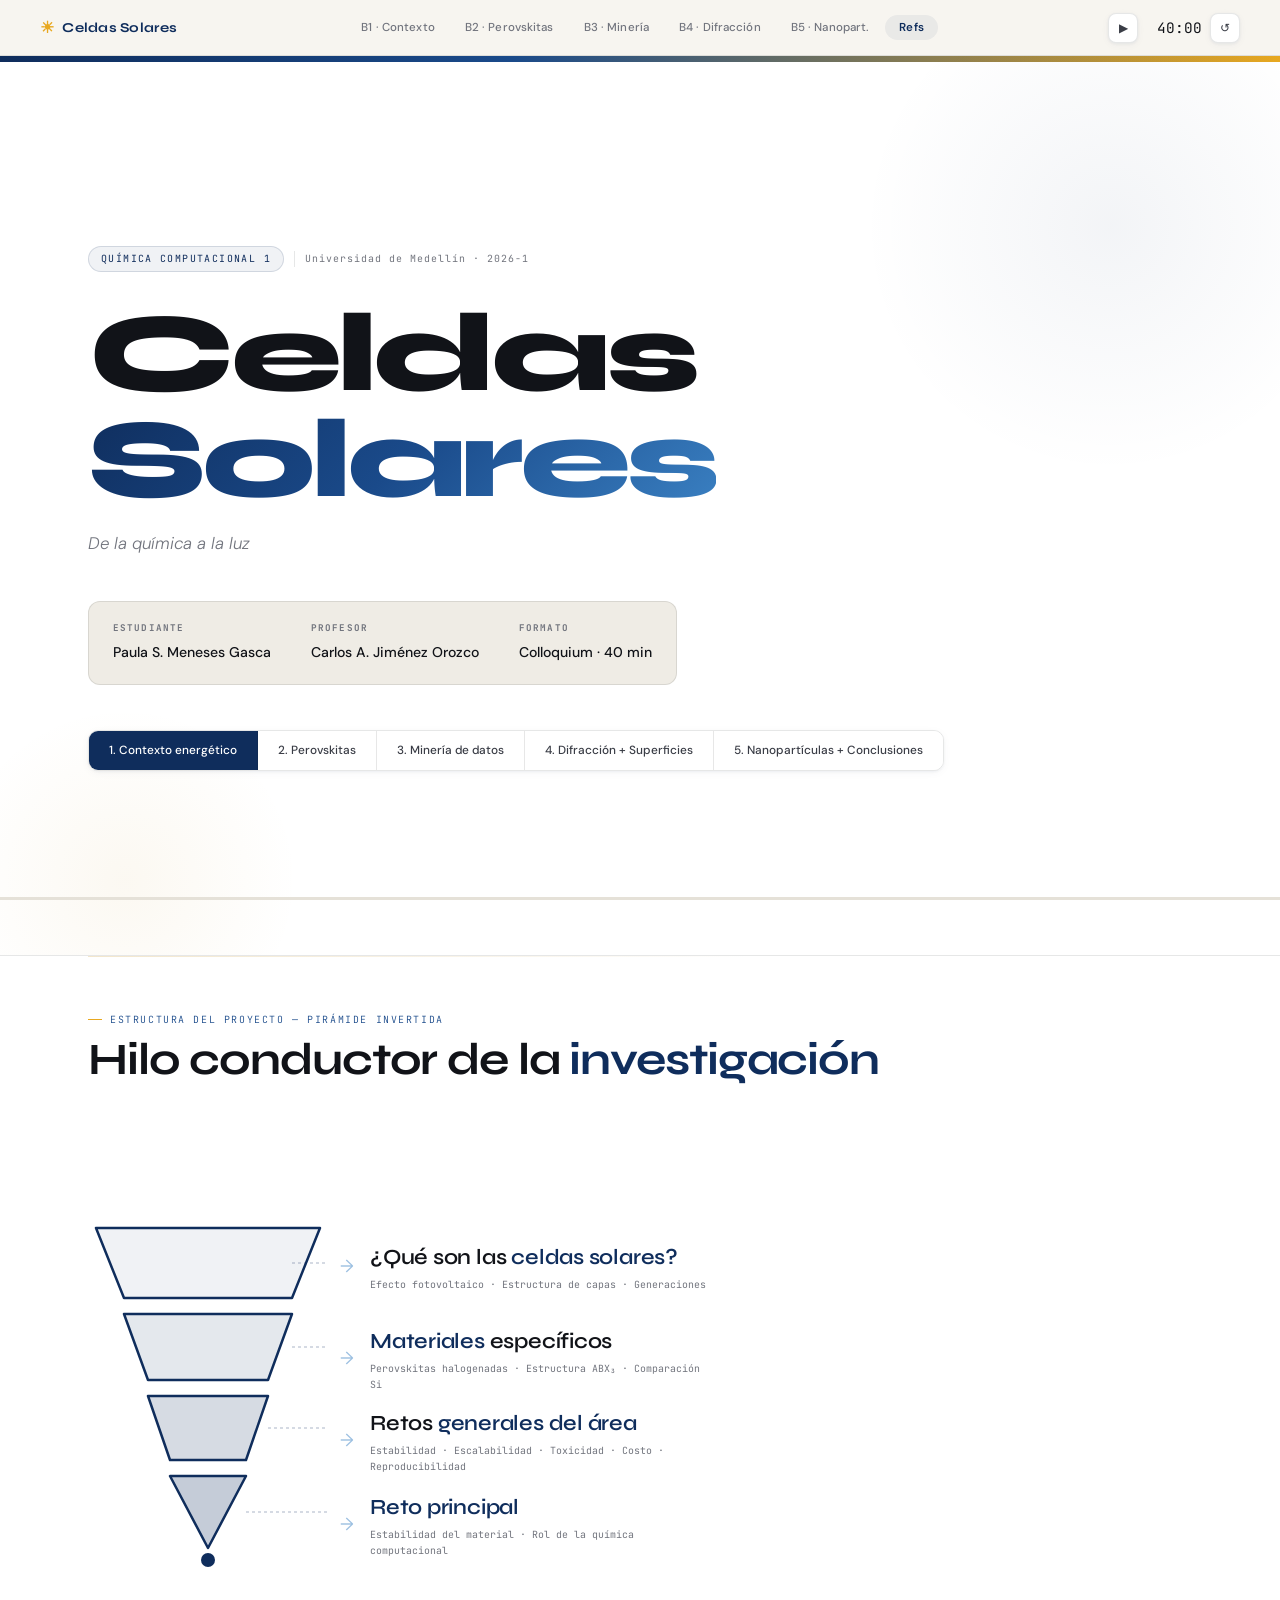
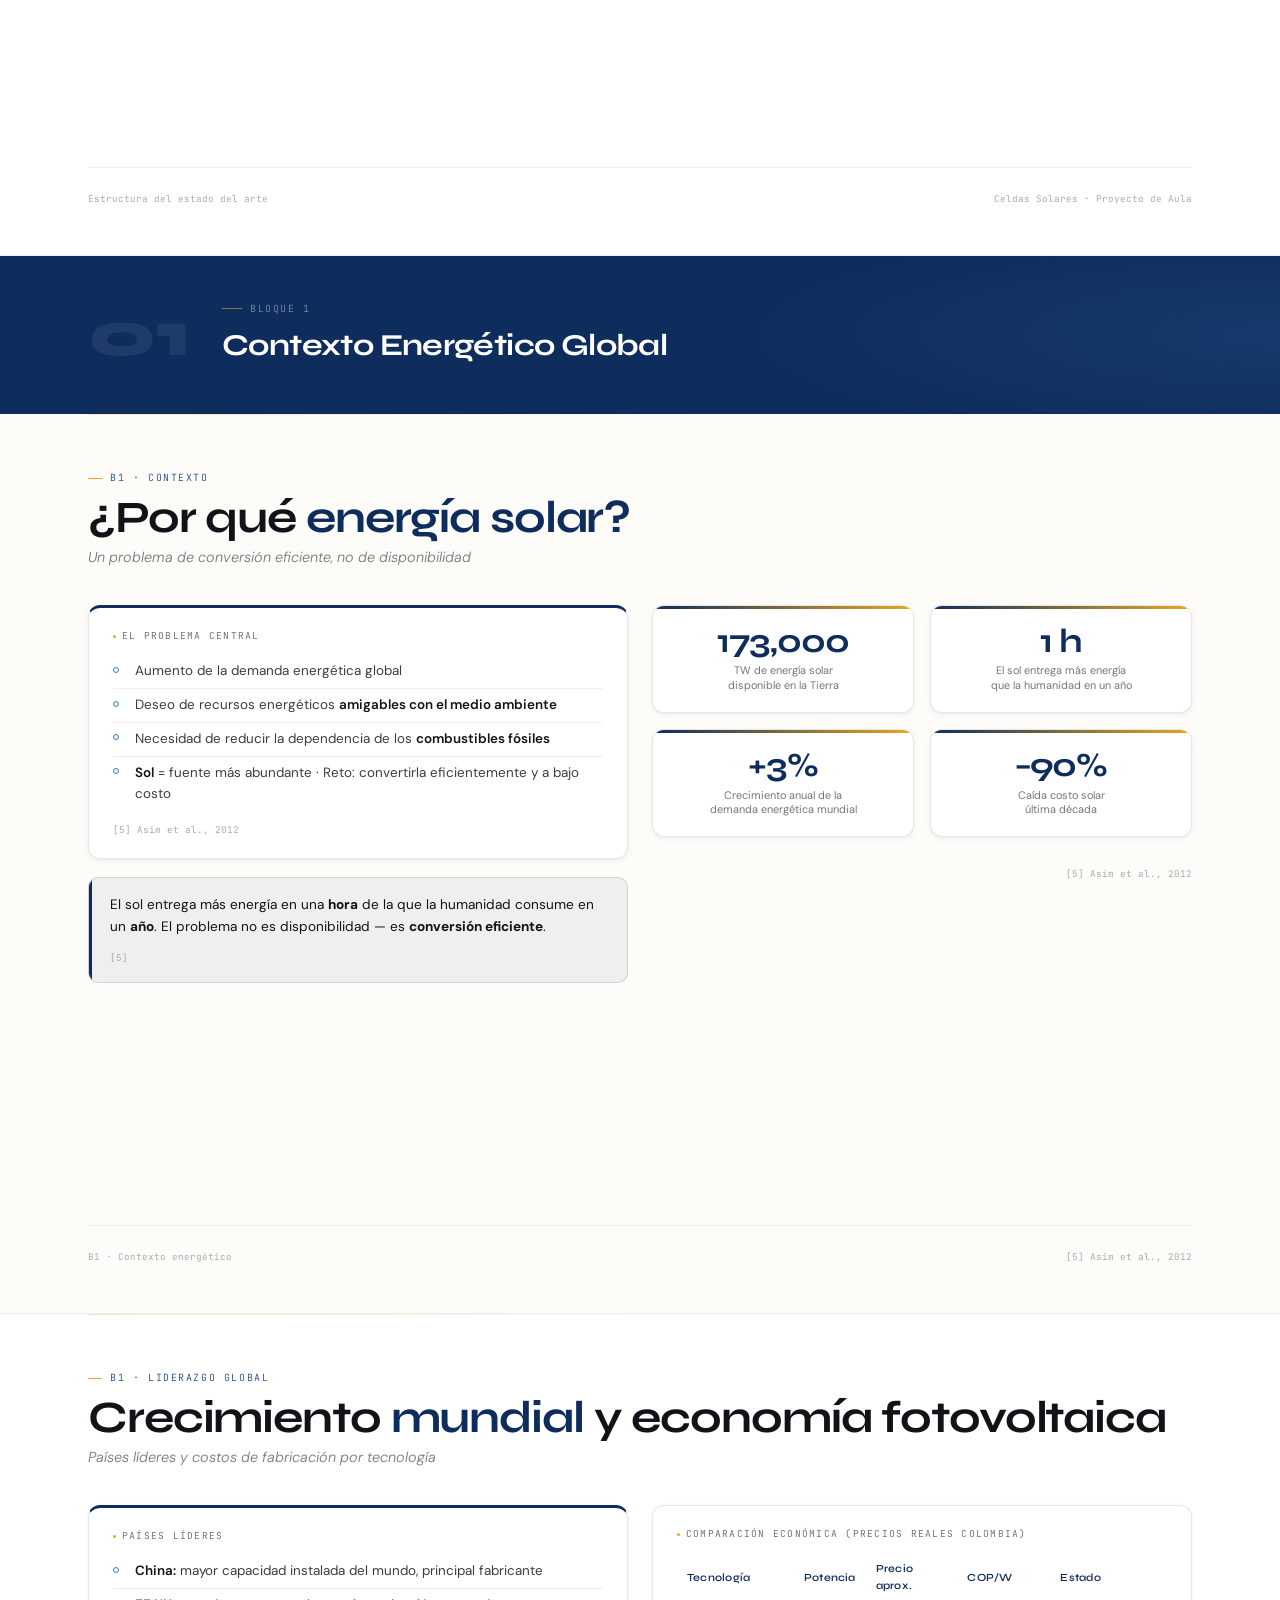
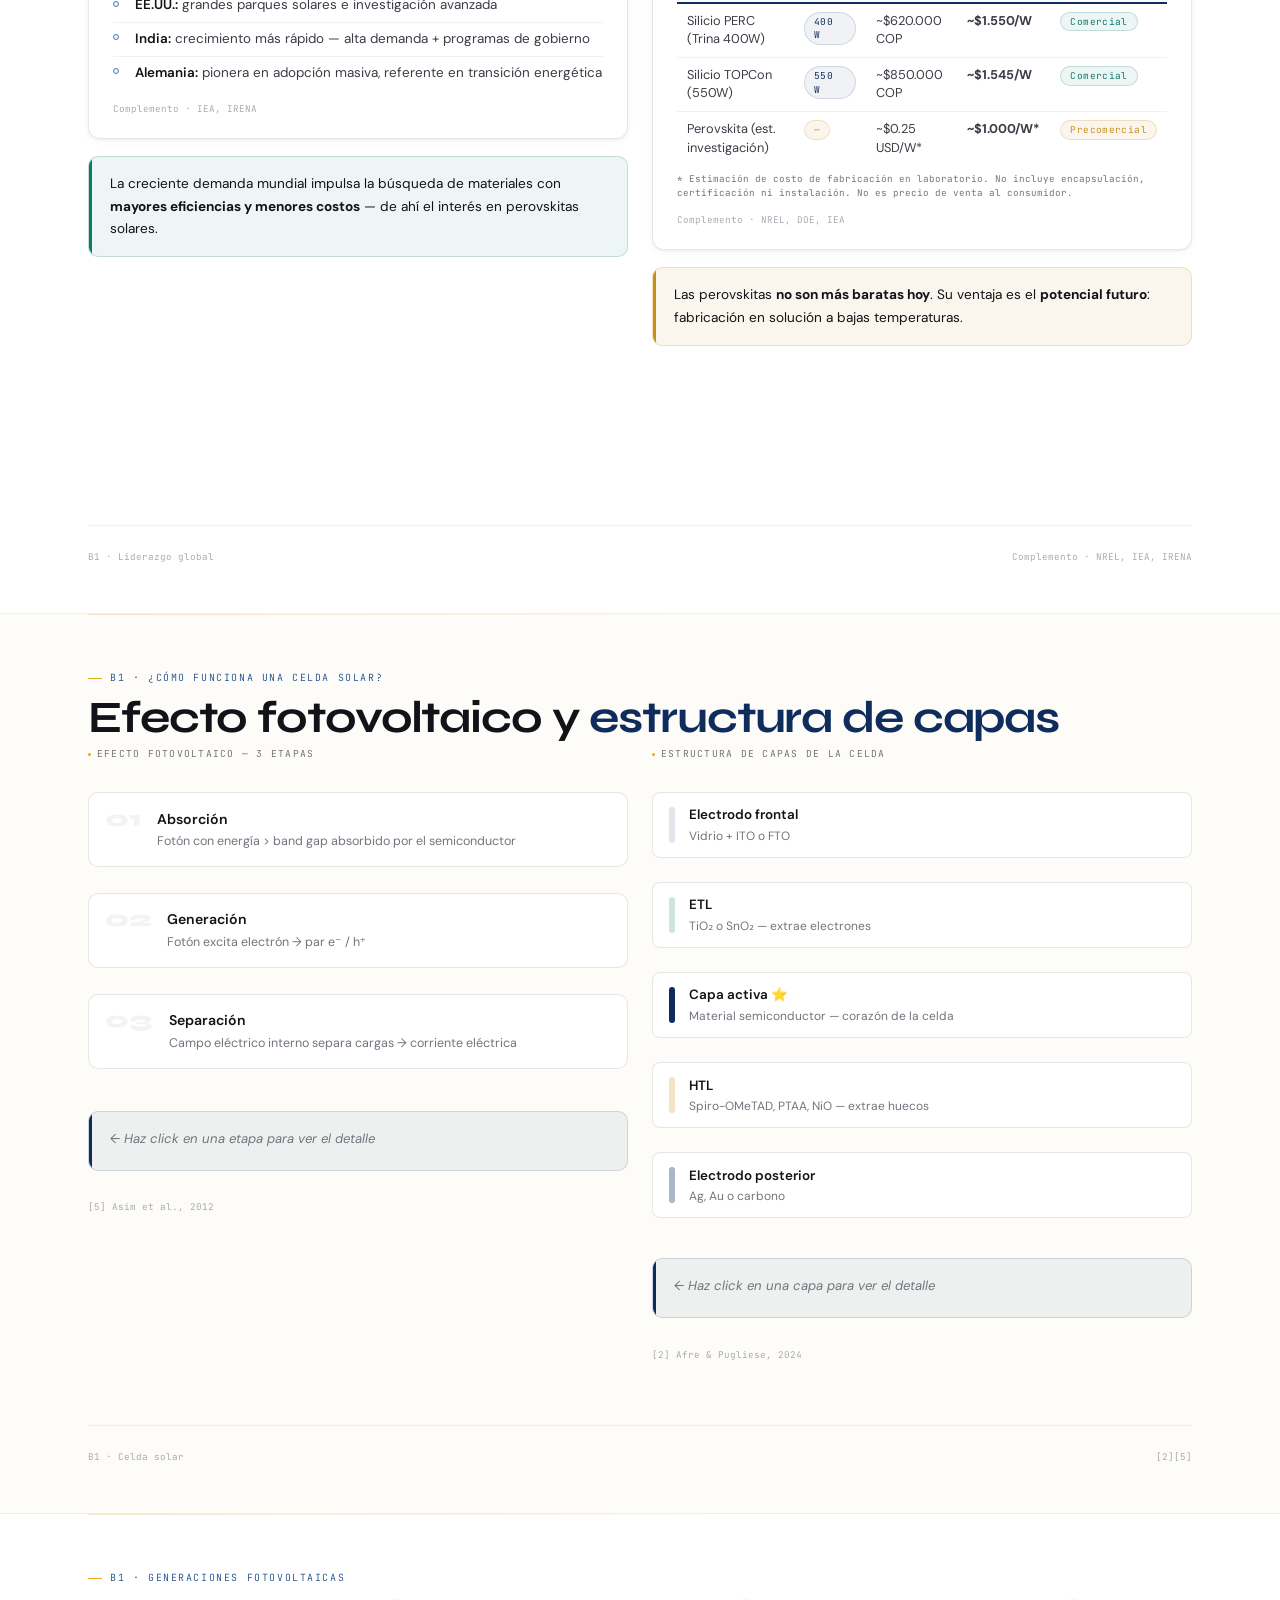
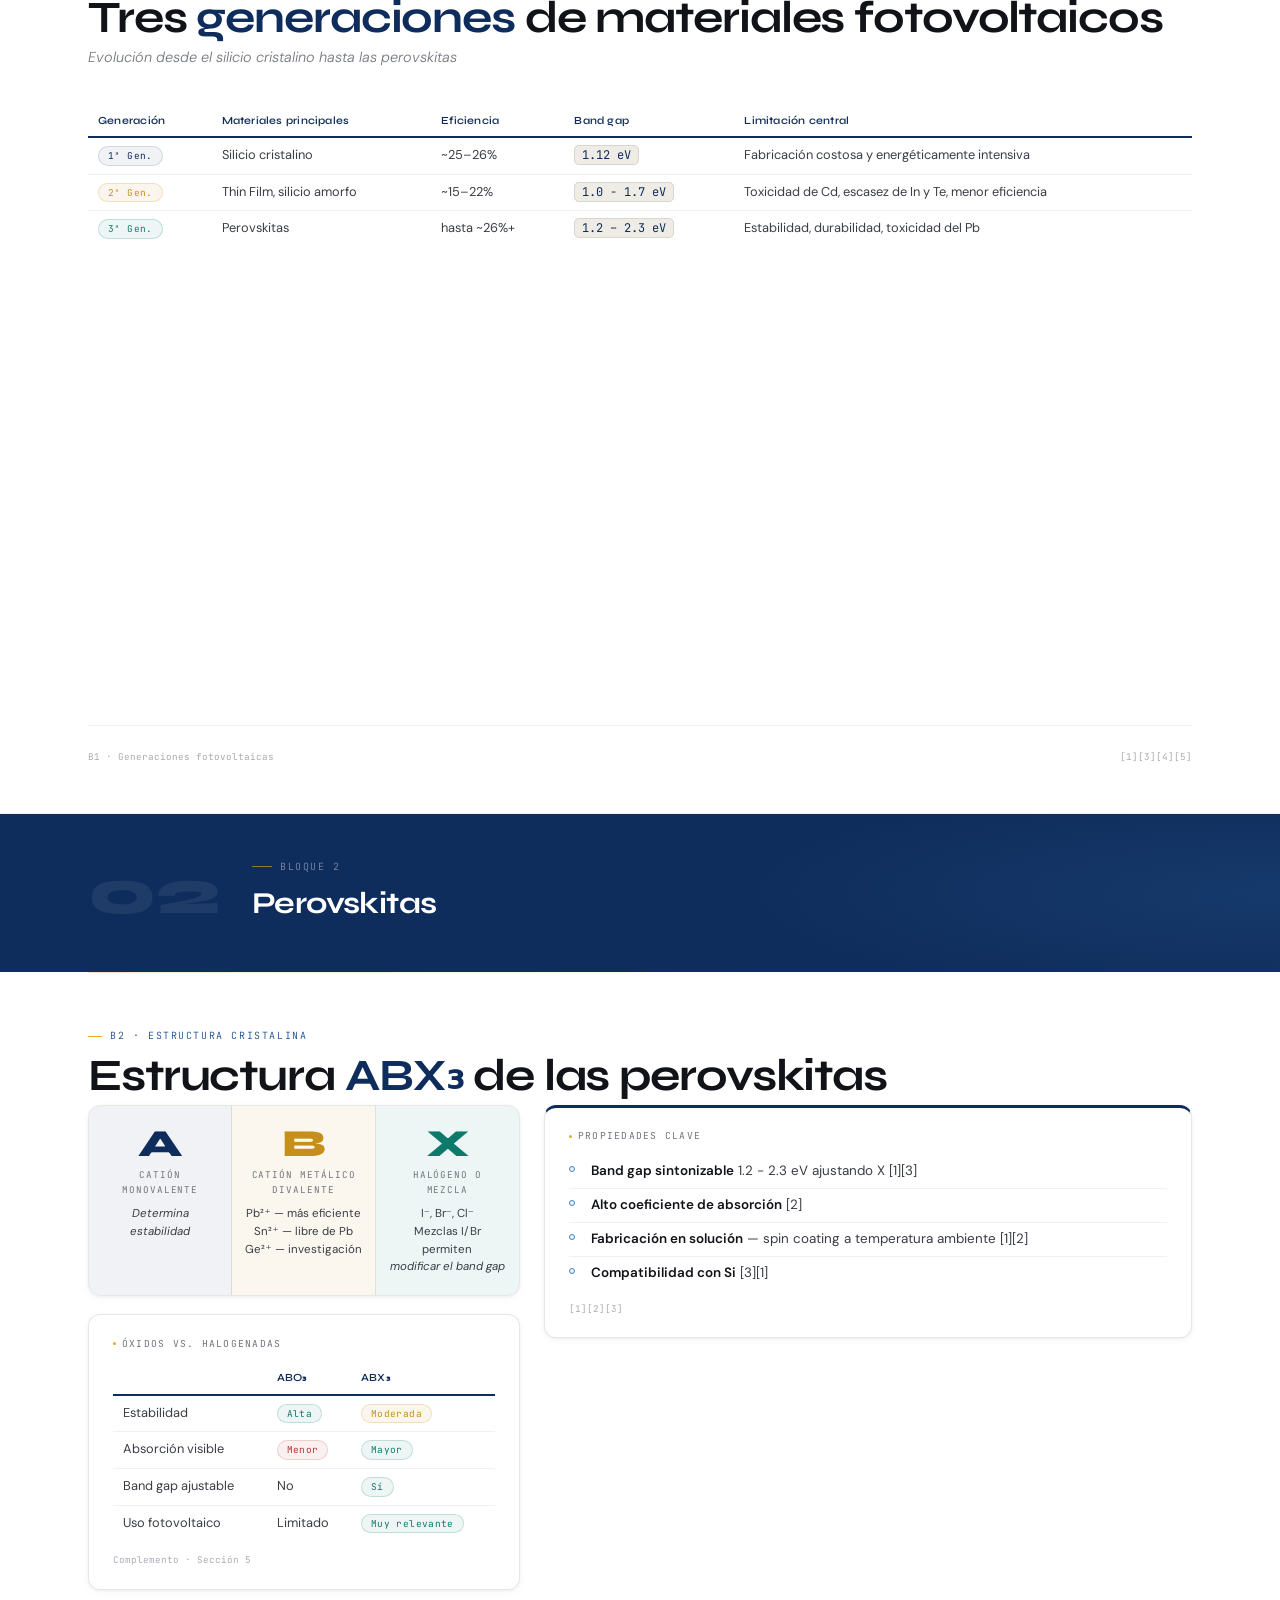
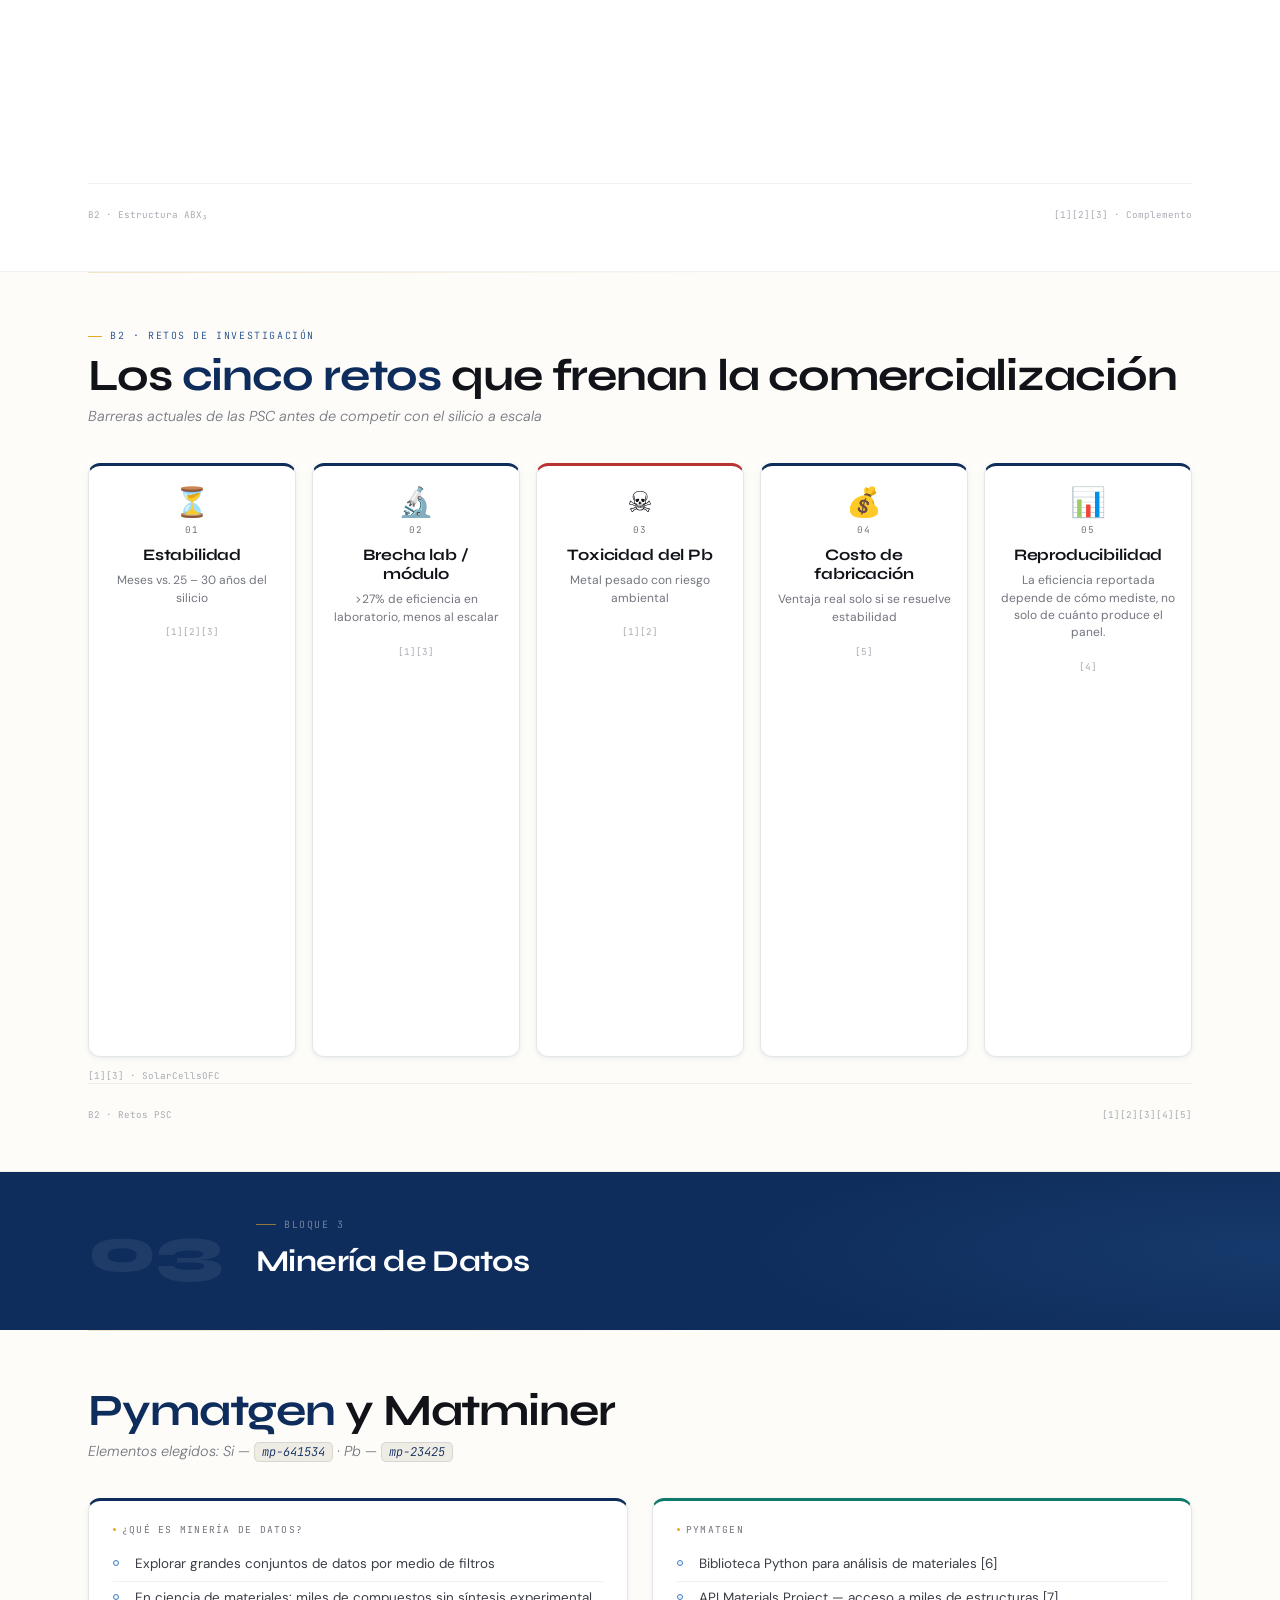
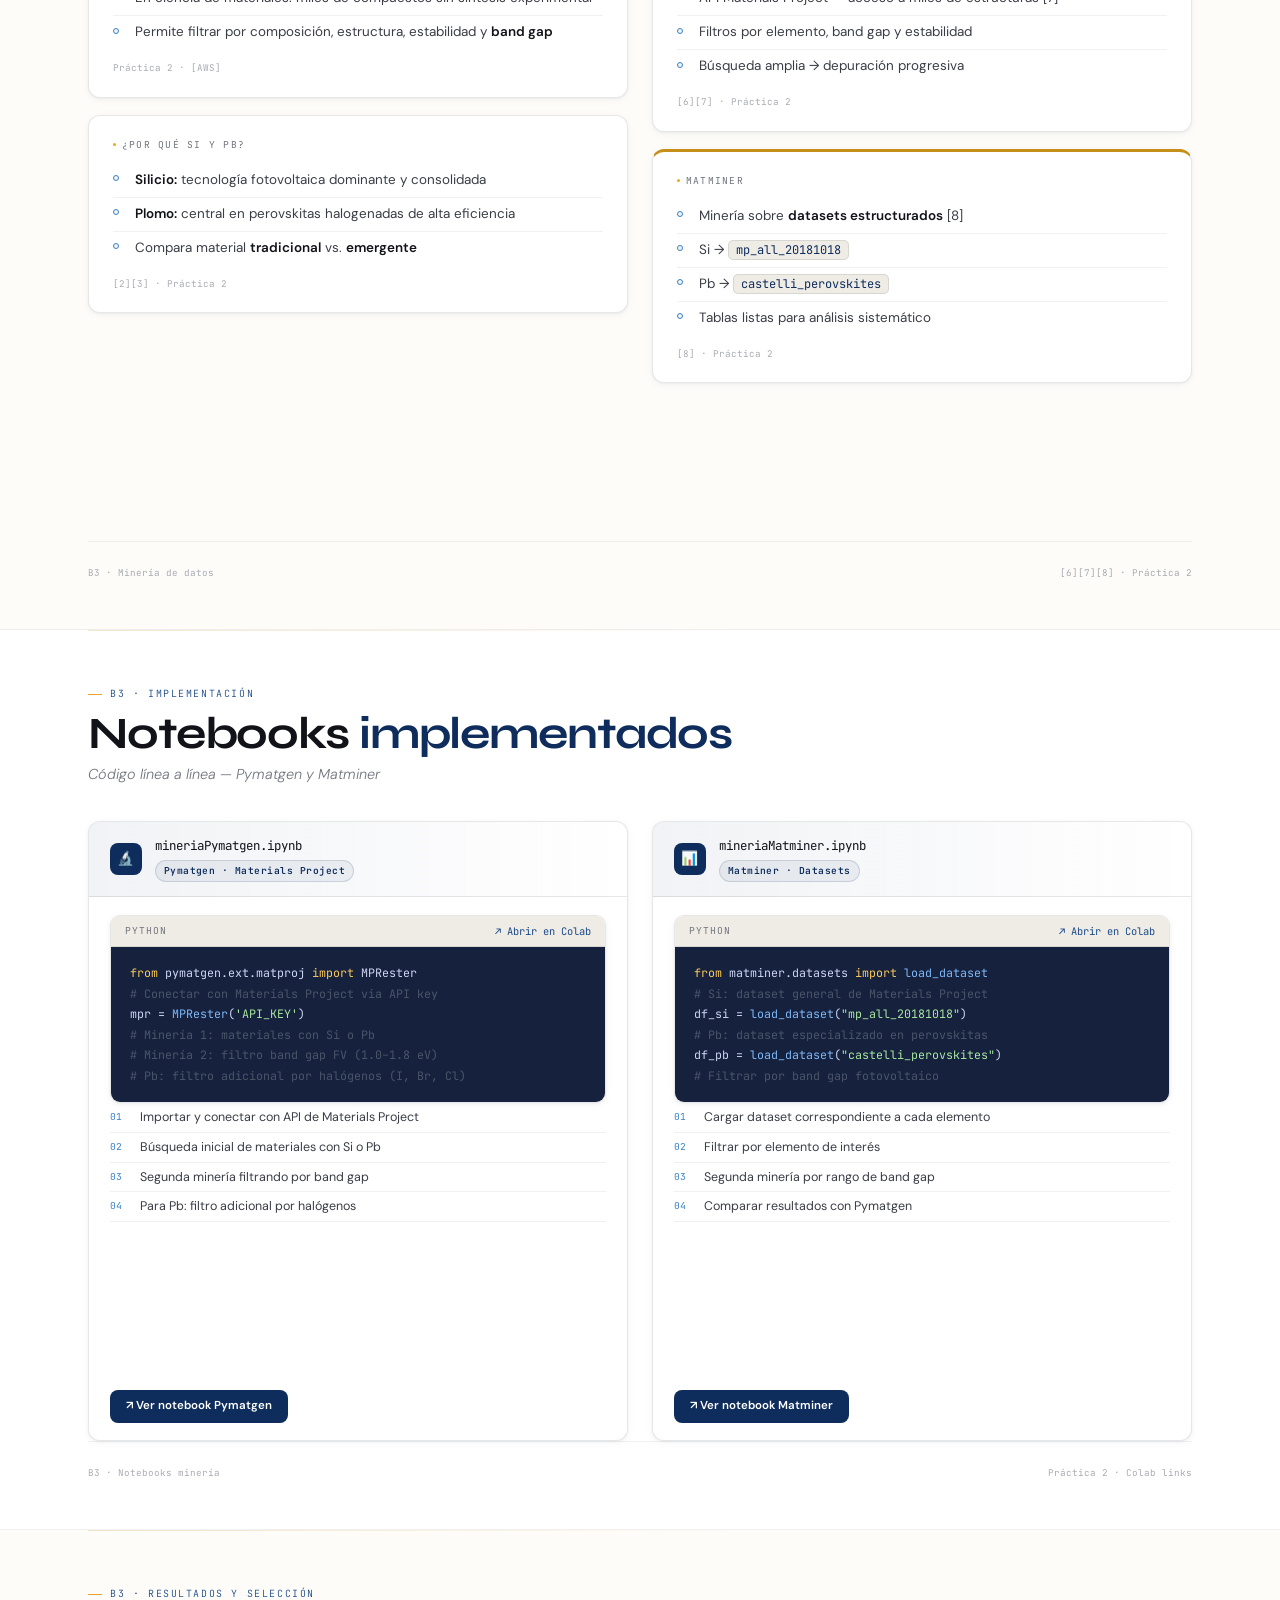
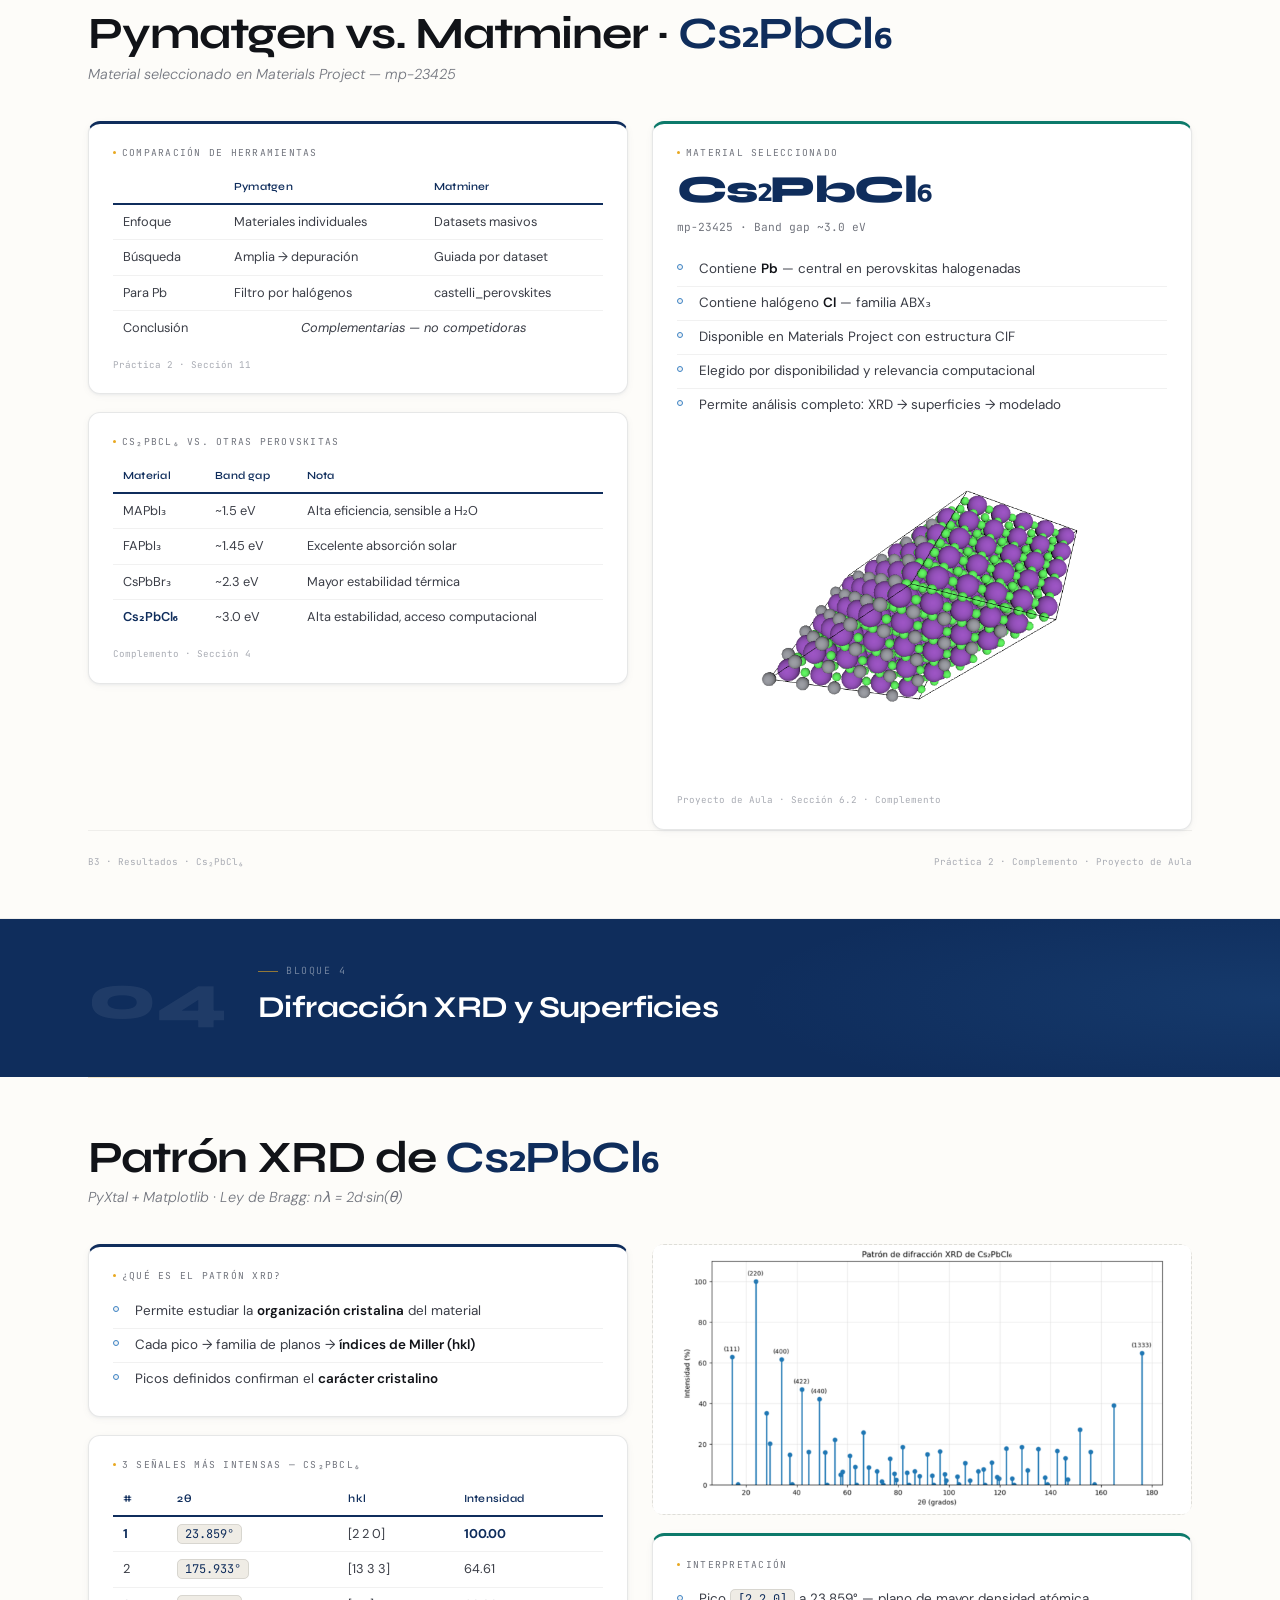
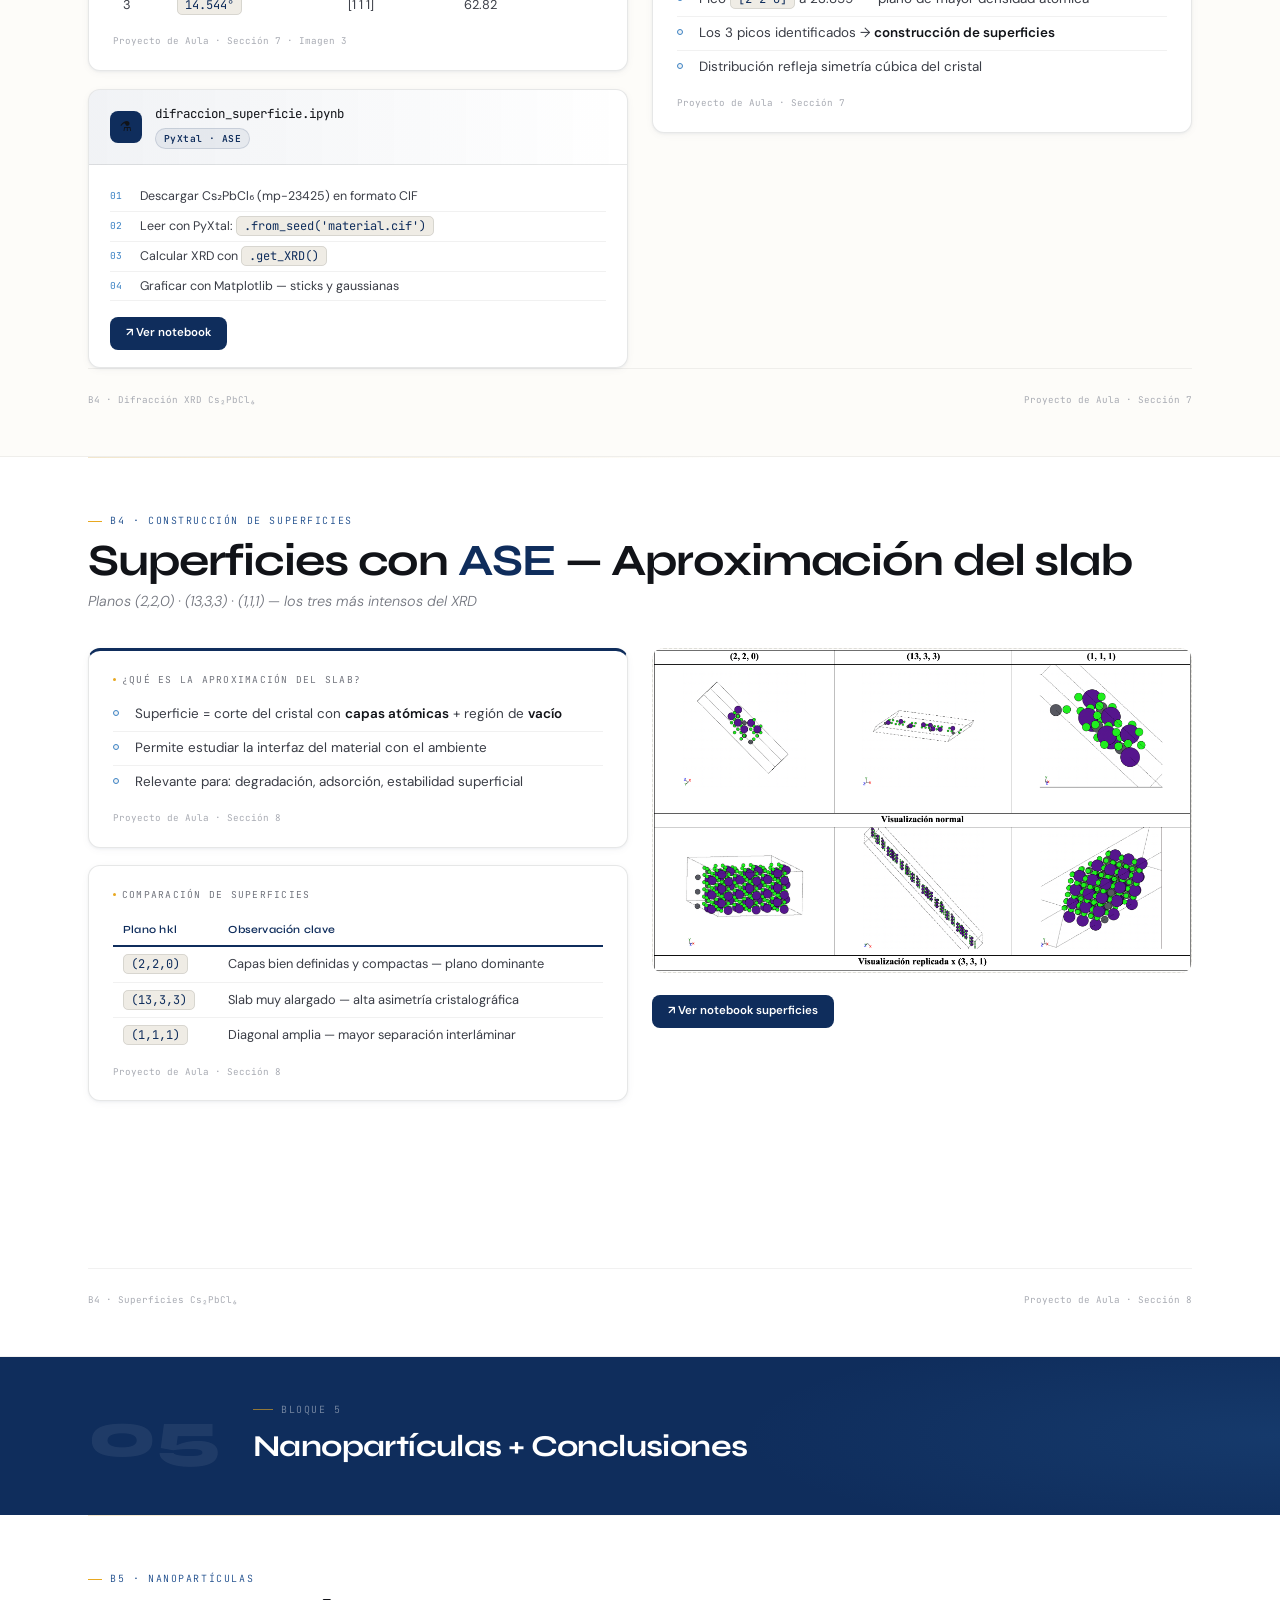
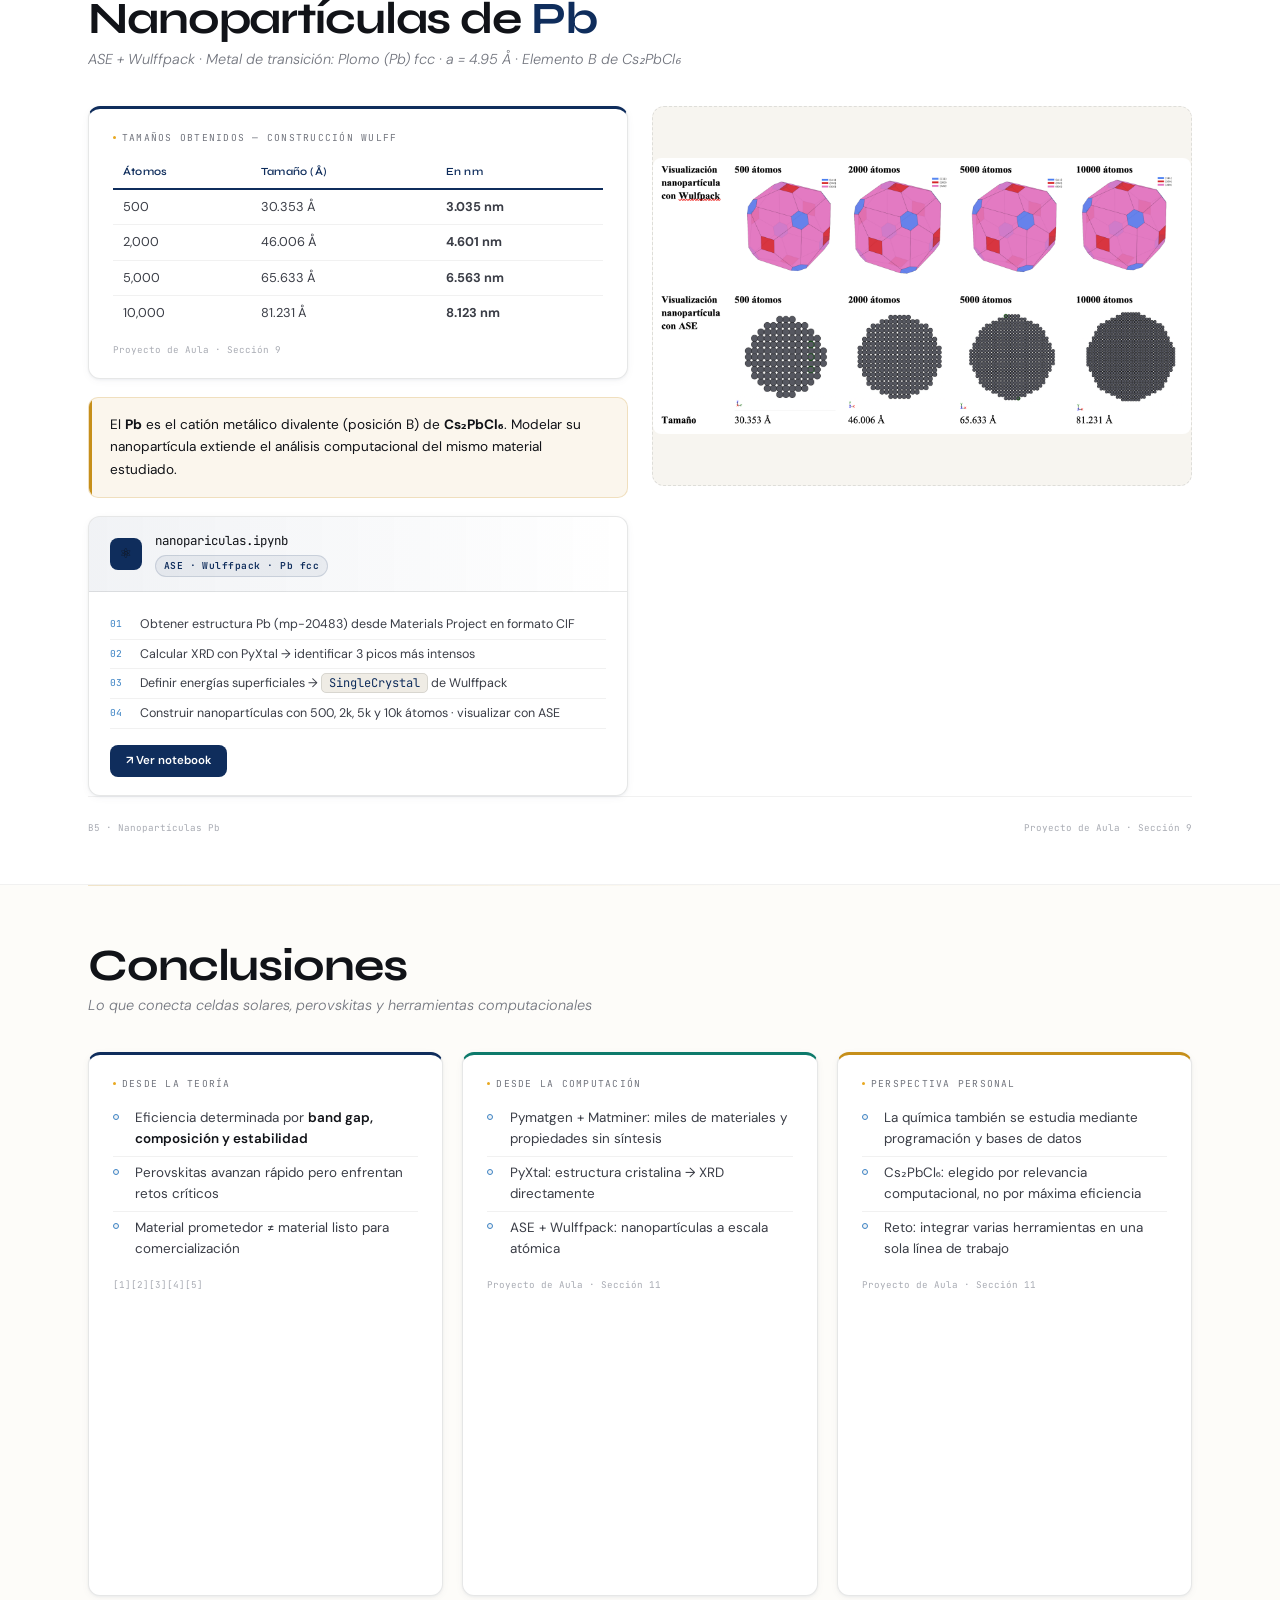
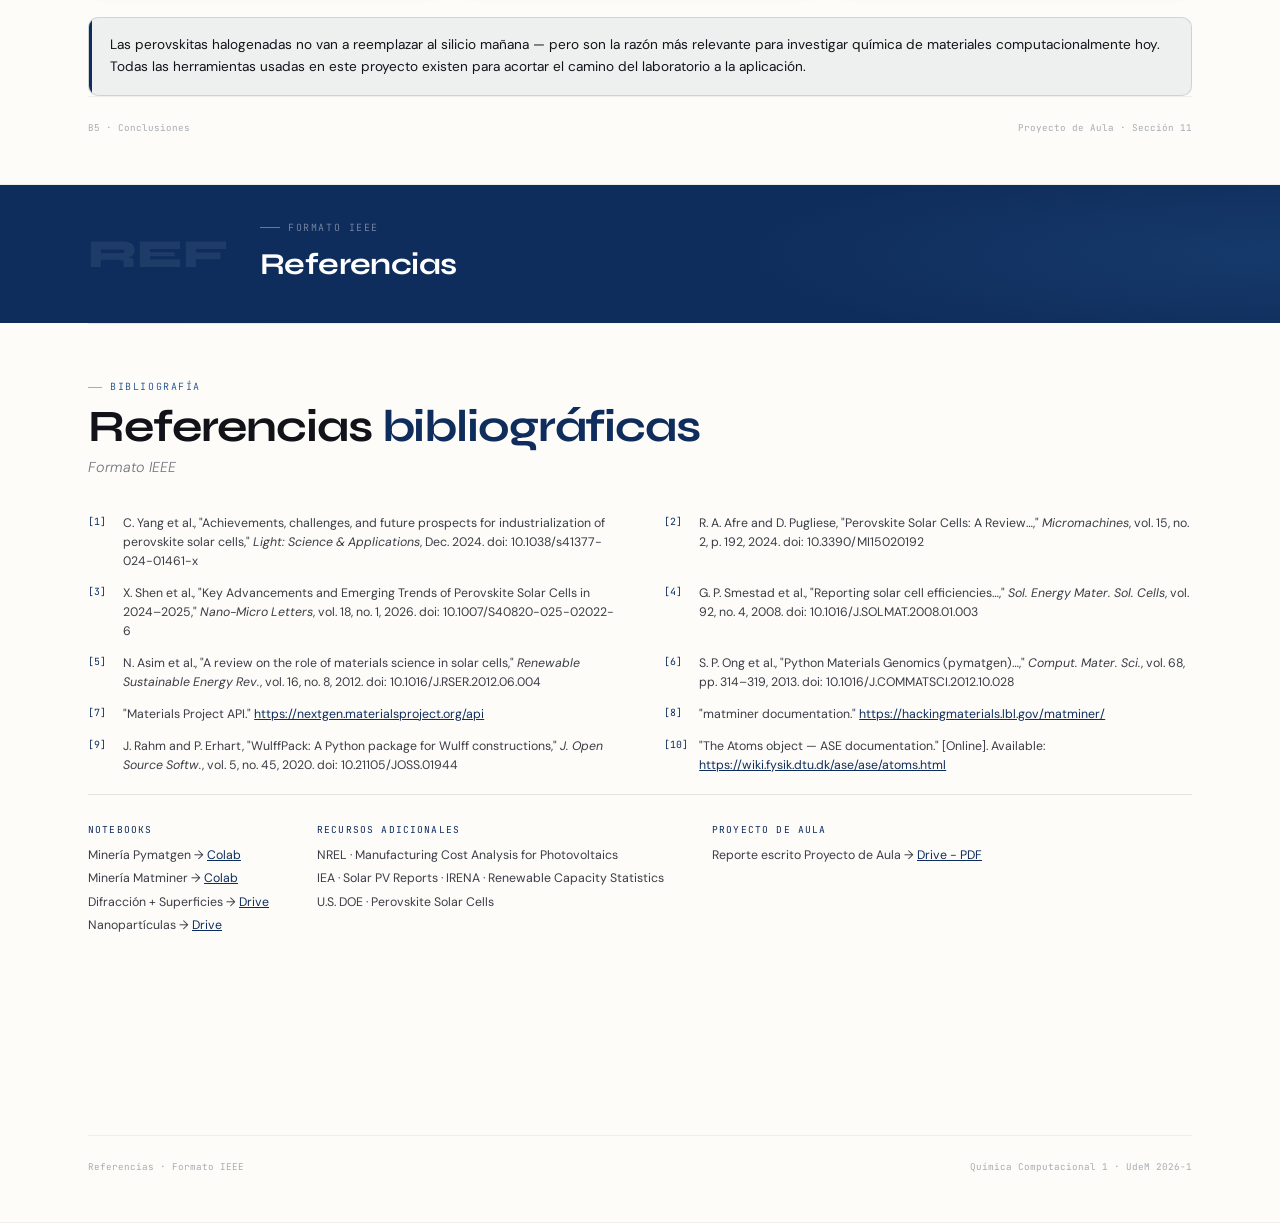
<file: index.html>
<!DOCTYPE html>
<html lang="es">

<head>
<meta charset="UTF-8">
<meta name="viewport" content="width=device-width, initial-scale=1.0">
<title>Celdas Solares — Química Computacional 1</title>
<link href="https://fonts.googleapis.com/css2?family=Syne:wght@400;600;700;800&family=DM+Sans:ital,opsz,wght@0,9..40,300;0,9..40,400;0,9..40,500;1,9..40,300&family=JetBrains+Mono:wght@300;400&display=swap" rel="stylesheet">
<link rel="stylesheet" href="styles.css">
<script src="main.js" defer></script>
</head>

<body>

<!-- NAV -->
<nav class="nav">
  <div class="nav-logo">Celdas Solares</div>
  <div class="nav-pills">
    <button class="nav-pill" onclick="go('b1')">B1 · Contexto</button>
    <button class="nav-pill" onclick="go('b2')">B2 · Perovskitas</button>
    <button class="nav-pill" onclick="go('b3')">B3 · Minería</button>
    <button class="nav-pill" onclick="go('b4')">B4 · Difracción</button>
    <button class="nav-pill" onclick="go('b5')">B5 · Nanopart.</button>
    <button class="nav-pill" onclick="go('refs')">Refs</button>
  </div>
  <div class="timer-zone">
    <button class="t-btn" onclick="toggleTimer()" id="tbtn">▶</button>
    <span id="timer-disp">40:00</span>
    <button class="t-btn" onclick="resetTimer()">↺</button>
  </div>
</nav>

<div class="prog-wrap"><div id="pbar" style="width:0%"></div></div>

<div class="slides">

<!-- ══ PORTADA ══ -->
<section class="cover" id="cover">
  <div class="cover-band"></div>
  <div class="cover-deco"></div>
  <div class="cover-deco2"></div>

  <div class="cover-inner">
    <div class="cover-eyebrow">
      <span class="cover-eyebrow-badge">Química Computacional 1</span>
      <div class="cover-eyebrow-sep"></div>
      <span class="cover-eyebrow-uni">Universidad de Medellín · 2026-1</span>
    </div>

    <h1 class="cover-title">
      Celdas<br><em>Solares</em>
    </h1>

    <p class="cover-sub">De la química a la luz</p>

    <div class="cover-meta">
      <div class="cmi"><strong>Estudiante</strong><span>Paula S. Meneses Gasca</span></div>
      <div class="cmi"><strong>Profesor</strong><span>Carlos A. Jiménez Orozco</span></div>
      <div class="cmi"><strong>Formato</strong><span>Colloquium · 40 min</span></div>
    </div>

    <div class="cover-tl">
      <div class="tl-item active" onclick="go('b1')">1. Contexto energético</div>
      <div class="tl-item" onclick="go('b2')">2. Perovskitas</div>
      <div class="tl-item" onclick="go('b3')">3. Minería de datos</div>
      <div class="tl-item" onclick="go('b4')">4. Difracción + Superficies</div>
      <div class="tl-item" onclick="go('b5')">5. Nanopartículas + Conclusiones</div>
    </div>
  </div>
</section>


<!-- ══ PIRÁMIDE INVERTIDA ══ -->
<section class="pyramid-slide">
  <div class="s-eyebrow">Estructura del proyecto — Pirámide invertida</div>
  <h2 class="s-title">Hilo conductor de la <em>investigación</em></h2>

  <div class="pyramid-wrap">

    <!-- SVG + labels en posición relativa compartida -->
    <div style="position:relative; width:620px; flex-shrink:0; height:420px;">

      <!-- SVG pirámide -->
      <svg width="240" height="420" viewBox="0 0 240 420" fill="none" xmlns="http://www.w3.org/2000/svg" style="position:absolute; left:0; top:0;">
        <g class="pyr-level">
          <path d="M8 10 L232 10 L204 80 L36 80 Z"
            fill="rgba(15,45,92,0.06)" stroke="#0f2d5c" stroke-width="2.5" stroke-linejoin="round"/>
        </g>
        <g class="pyr-level">
          <path d="M36 96 L204 96 L180 162 L60 162 Z"
            fill="rgba(15,45,92,0.11)" stroke="#0f2d5c" stroke-width="2.5" stroke-linejoin="round"/>
        </g>
        <g class="pyr-level">
          <path d="M60 178 L180 178 L158 242 L82 242 Z"
            fill="rgba(15,45,92,0.17)" stroke="#0f2d5c" stroke-width="2.5" stroke-linejoin="round"/>
        </g>
        <g class="pyr-level">
          <path d="M82 258 L158 258 L120 330 Z"
            fill="rgba(15,45,92,0.24)" stroke="#0f2d5c" stroke-width="2.5" stroke-linejoin="round"/>
          <circle cx="120" cy="342" r="7" fill="#0f2d5c"/>
        </g>
        <!-- líneas punteadas hacia labels -->
        <line x1="204" y1="45"  x2="244" y2="45"  stroke="#0f2d5c" stroke-width="1" stroke-dasharray="3,3" opacity="0.35"/>
        <line x1="204" y1="129" x2="244" y2="129" stroke="#0f2d5c" stroke-width="1" stroke-dasharray="3,3" opacity="0.35"/>
        <line x1="180" y1="210" x2="244" y2="210" stroke="#0f2d5c" stroke-width="1" stroke-dasharray="3,3" opacity="0.35"/>
        <line x1="158" y1="294" x2="244" y2="294" stroke="#0f2d5c" stroke-width="1" stroke-dasharray="3,3" opacity="0.35"/>
      </svg>

      <!-- Label 1 — alineado con nivel 1 (centro ~45px) -->
      <div class="pyramid-label-row" style="position:absolute; left:252px; top:22px;">
        <span class="pyr-arrow">→</span>
        <div>
          <p class="pyr-text">¿Qué son las <em>celdas solares?</em></p>
          <p class="pyr-sub">Efecto fotovoltaico · Estructura de capas · Generaciones</p>
        </div>
      </div>

      <!-- Label 2 — alineado con nivel 2 (centro ~129px) -->
      <div class="pyramid-label-row" style="position:absolute; left:252px; top:106px;">
        <span class="pyr-arrow">→</span>
        <div>
          <p class="pyr-text"><em>Materiales</em> específicos</p>
          <p class="pyr-sub">Perovskitas halogenadas · Estructura ABX₃ · Comparación Si</p>
        </div>
      </div>

      <!-- Label 3 — alineado con nivel 3 (centro ~210px) -->
      <div class="pyramid-label-row" style="position:absolute; left:252px; top:188px;">
        <span class="pyr-arrow">→</span>
        <div>
          <p class="pyr-text">Retos <em>generales del área</em></p>
          <p class="pyr-sub">Estabilidad · Escalabilidad · Toxicidad · Costo · Reproducibilidad</p>
        </div>
      </div>

      <!-- Label 4 — alineado con nivel 4 (centro ~294px) -->
      <div class="pyramid-label-row" style="position:absolute; left:252px; top:272px;">
        <span class="pyr-arrow">→</span>
        <div>
          <p class="pyr-text"><em>Reto principal</em></p>
          <p class="pyr-sub">Estabilidad del material · Rol de la química computacional</p>
        </div>
      </div>

    </div>
  </div>

  <div class="s-foot">
    <span>Estructura del estado del arte</span>
    <span>Celdas Solares · Proyecto de Aula</span>
  </div>
</section>


<!-- ══ BLOQUE 1 ══ -->
<div class="bdiv" id="b1">
  <div class="bdiv-num">01</div>
  <div class="bdiv-content">
    <div class="bdiv-tag">Bloque 1 </div>
    <div class="bdiv-title">Contexto Energético Global</div>
  </div>
</div>

<!-- 1.1 -->
<section class="slide">
  <div class="s-eyebrow">B1 · Contexto</div>
  <h2 class="s-title">¿Por qué <em>energía solar?</em></h2>
  <p class="s-sub">Un problema de conversión eficiente, no de disponibilidad</p>

  <div class="g2">
    <div class="col">
      <div class="card navy">
        <div class="card-lbl">El problema central</div>
        <ul class="kp">
          <li>Aumento de la demanda energética global</li>
          <li>Deseo de recursos energéticos <strong>amigables con el medio ambiente</strong></li>
          <li>Necesidad de reducir la dependencia de los <strong>combustibles fósiles</strong></li>
          <li><strong>Sol</strong> = fuente más abundante · Reto: convertirla eficientemente y a bajo costo</li>
        </ul>
        <div class="cite">[5] Asim et al., 2012</div>
      </div>
      <div class="hl">
        <p>El sol entrega más energía en una <strong>hora</strong> de la que la humanidad consume en un <strong>año</strong>. El problema no es disponibilidad — es <strong>conversión eficiente</strong>.</p>
        <div class="cite">[5]</div>
      </div>
    </div>

    <div class="col">
      <div class="stats" style="grid-template-columns:repeat(2,1fr);">
        <div class="stat"><span class="stat-n">173,000</span><span class="stat-l">TW de energía solar<br>disponible en la Tierra</span></div>
        <div class="stat"><span class="stat-n">1 h</span><span class="stat-l">El sol entrega más energía<br>que la humanidad en un año</span></div>
        <div class="stat"><span class="stat-n">+3%</span><span class="stat-l">Crecimiento anual de la<br>demanda energética mundial</span></div>
        <div class="stat"><span class="stat-n">−90%</span><span class="stat-l">Caída costo solar<br>última década</span></div>
      </div>
      <div class="cite" style="text-align:right;">[5] Asim et al., 2012</div>
    </div>
  </div>
  <div class="s-foot"><span>B1 · Contexto energético</span><span>[5] Asim et al., 2012</span></div>
</section>

<!-- 1.2 -->
<section class="slide">
  <div class="s-eyebrow">B1 · Liderazgo global</div>
  <h2 class="s-title">Crecimiento <em>mundial</em> y economía fotovoltaica</h2>
  <p class="s-sub">Países líderes y costos de fabricación por tecnología</p>

  <div class="g2">
    <div class="col">
      <div class="card navy">
        <div class="card-lbl">Países líderes</div>
        <ul class="kp">
          <li><strong>China:</strong> mayor capacidad instalada del mundo, principal fabricante</li>
          <li><strong>EE.UU.:</strong> grandes parques solares e investigación avanzada</li>
          <li><strong>India:</strong> crecimiento más rápido — alta demanda + programas de gobierno</li>
          <li><strong>Alemania:</strong> pionera en adopción masiva, referente en transición energética</li>
        </ul>
        <div class="cite">Complemento · IEA, IRENA</div>
      </div>
      <div class="hl teal">
        <p>La creciente demanda mundial impulsa la búsqueda de materiales con <strong>mayores eficiencias y menores costos</strong> — de ahí el interés en perovskitas solares.</p>
      </div>
    </div>

    <div class="col">
      <div class="card">
        <div class="card-lbl">Comparación económica (precios reales Colombia)</div>
          <table class="t">
            <thead>
              <tr>
                <th>Tecnología</th>
                <th>Potencia</th>
                <th>Precio aprox.</th>
                <th>COP/W</th>
                <th>Estado</th>
              </tr>
            </thead>
            <tbody>
              <tr>
                <td>Silicio PERC (Trina 400W)</td>
                <td><span class="tag tag-n">400 W</span></td>
                <td>~$620.000 COP</td>
                <td><strong>~$1.550/W</strong></td>
                <td><span class="tag tag-t">Comercial</span></td>
              </tr>
              <tr>
                <td>Silicio TOPCon (550W)</td>
                <td><span class="tag tag-n">550 W</span></td>
                <td>~$850.000 COP</td>
                <td><strong>~$1.545/W</strong></td>
                <td><span class="tag tag-t">Comercial</span></td>
              </tr>
              <tr>
                <td>Perovskita (est. investigación)</td>
                <td><span class="tag tag-g">—</span></td>
                <td>~$0.25 USD/W*</td>
                <td><strong>~$1.000/W*</strong></td>
                <td><span class="tag tag-g">Precomercial</span></td>
              </tr>
            </tbody>
          </table>
          <p style="font-family:var(--mono); font-size:0.58rem; color:var(--ink3); margin-top:0.5rem; line-height:1.5;">
            * Estimación de costo de fabricación en laboratorio. No incluye encapsulación, certificación ni instalación. No es precio de venta al consumidor.
          </p>
        <div class="cite">Complemento · NREL, DOE, IEA</div>
      </div>
      <div class="hl gold">
        <p>Las perovskitas <strong>no son más baratas hoy</strong>. Su ventaja es el <strong>potencial futuro</strong>: fabricación en solución a bajas temperaturas.</p>
      </div>
    </div>
  </div>
  <div class="s-foot"><span>B1 · Liderazgo global</span><span>Complemento · NREL, IEA, IRENA</span></div>
</section>

<!-- 1.3a — Celda solar interactiva -->
<section class="slide">
  <div class="s-eyebrow">B1 · ¿Cómo funciona una celda solar?</div>
  <h2 class="s-title">Efecto fotovoltaico y <em>estructura de capas</em></h2>

  <div class="g2" style="flex:1;">

    <!-- ETAPAS -->
    <div class="col">
      <div class="card-lbl" style="margin-bottom:0.8rem;">Efecto fotovoltaico — 3 etapas</div>

      <div class="fv-step" onclick="selectStep(this,'fv')" data-detail="Un fotón con energía mayor al band gap del semiconductor es absorbido por la capa activa de la celda. Solo los fotones con energía suficiente generan corriente.">
        <div class="fv-num">01</div>
        <div class="fv-content">
          <strong>Absorción</strong>
          <span>Fotón con energía &gt; band gap absorbido por el semiconductor</span>
        </div>
      </div>

      <div class="fv-step" onclick="selectStep(this,'fv')" data-detail="La energía del fotón excita un electrón desde la banda de valencia hacia la banda de conducción, creando un par electrón libre (e⁻) y un hueco de carga positiva (h⁺).">
        <div class="fv-num">02</div>
        <div class="fv-content">
          <strong>Generación</strong>
          <span>Fotón excita electrón → par e⁻ / h⁺</span>
        </div>
      </div>

      <div class="fv-step" onclick="selectStep(this,'fv')" data-detail="El campo eléctrico interno del dispositivo separa el par e⁻/h⁺. Los electrones fluyen hacia un electrodo y los huecos hacia el otro, generando corriente eléctrica en el circuito externo.">
        <div class="fv-num">03</div>
        <div class="fv-content">
          <strong>Separación</strong>
          <span>Campo eléctrico interno separa cargas → corriente eléctrica</span>
        </div>
      </div>

      <div id="fv-detail" class="hl" style="margin-top:1rem; min-height:60px; transition: all 0.3s;">
        <p style="color:var(--ink3); font-style:italic; font-size:0.82rem;">← Haz click en una etapa para ver el detalle</p>
      </div>
      <div class="cite">[5] Asim et al., 2012</div>
    </div>

    <!-- CAPAS -->
    <div class="col">
      <div class="card-lbl" style="margin-bottom:0.8rem;">Estructura de capas de la celda</div>

      <div class="layer-item" onclick="selectStep(this,'layer')" data-detail="Vidrio con recubrimiento conductor transparente (ITO o FTO). Permite el paso de la luz solar hacia la capa activa sin absorberla.">
        <div class="layer-bar" style="background: rgba(15,45,92,0.12);"></div>
        <div class="layer-content"><strong>Electrodo frontal</strong><span>Vidrio + ITO o FTO</span></div>
      </div>
      <div class="layer-item" onclick="selectStep(this,'layer')" data-detail="Capa transportadora de electrones (ETL). Materiales típicos: TiO₂ o SnO₂. Extrae los electrones generados en la capa activa y los conduce hacia el electrodo frontal.">
        <div class="layer-bar" style="background: rgba(13,122,107,0.2);"></div>
        <div class="layer-content"><strong>ETL</strong><span>TiO₂ o SnO₂ — extrae electrones</span></div>
      </div>
      <div class="layer-item active-layer" onclick="selectStep(this,'layer')" data-detail="El corazón de la celda. Aquí ocurre la absorción de luz y la generación de pares e⁻/h⁺. En perovskitas, este material es el Cs₂PbCl₆ u otras composiciones ABX₃.">
        <div class="layer-bar" style="background: var(--navy);"></div>
        <div class="layer-content"><strong>Capa activa ⭐</strong><span>Material semiconductor — corazón de la celda</span></div>
      </div>
      <div class="layer-item" onclick="selectStep(this,'layer')" data-detail="Capa transportadora de huecos (HTL). Materiales típicos: Spiro-OMeTAD, PTAA, NiO. Extrae los huecos (h⁺) de la capa activa y los conduce hacia el electrodo posterior.">
        <div class="layer-bar" style="background: rgba(198,143,26,0.25);"></div>
        <div class="layer-content"><strong>HTL</strong><span>Spiro-OMeTAD, PTAA, NiO — extrae huecos</span></div>
      </div>
      <div class="layer-item" onclick="selectStep(this,'layer')" data-detail="Electrodo metálico que colecta la corriente generada. Materiales comunes: plata (Ag), oro (Au) o carbono. Cierra el circuito eléctrico del dispositivo.">
        <div class="layer-bar" style="background: rgba(15,45,92,0.35);"></div>
        <div class="layer-content"><strong>Electrodo posterior</strong><span>Ag, Au o carbono</span></div>
      </div>

      <div id="layer-detail" class="hl" style="margin-top:1rem; min-height:60px; transition: all 0.3s;">
        <p style="color:var(--ink3); font-style:italic; font-size:0.82rem;">← Haz click en una capa para ver el detalle</p>
      </div>
      <div class="cite">[2] Afre & Pugliese, 2024</div>
    </div>

  </div>
  <div class="s-foot"><span>B1 · Celda solar</span><span>[2][5]</span></div>
</section>

<!-- 1.3 -->
<section class="slide">
  <div class="s-eyebrow">B1 · Generaciones fotovoltaicas</div>
  <h2 class="s-title">Tres <em>generaciones</em> de materiales fotovoltaicos</h2>
  <p class="s-sub">Evolución desde el silicio cristalino hasta las perovskitas</p>

<table class="t" style="margin-bottom:1.5rem;">
  <thead>
    <tr>
      <th>Generación</th>
      <th>Materiales principales</th>
      <th>Eficiencia</th>
      <th>Band gap</th>
      <th>Limitación central</th>
    </tr>
  </thead>
  <tbody>
    <tr>
      <td><span class="tag tag-n">1ª Gen.</span></td>
      <td>Silicio cristalino</td>
      <td>~25–26%</td>
      <td><span class="fm">1.12 eV</span></td>
      <td>Fabricación costosa y energéticamente intensiva</td>
    </tr>
    <tr>
      <td><span class="tag tag-g">2ª Gen.</span></td>
      <td>Thin Film, silicio amorfo</td>
      <td>~15–22%</td>
      <td><span class="fm">1.0 - 1.7 eV</span></td>
      <td>Toxicidad de Cd, escasez de In y Te, menor eficiencia</td>
    </tr>
    <tr>
      <td><span class="tag tag-t">3ª Gen.</span></td>
      <td>Perovskitas</td>
      <td>hasta ~26%+</td>
      <td><span class="fm">1.2 – 2.3 eV</span></td>
      <td>Estabilidad, durabilidad, toxicidad del Pb</td>
    </tr>
  </tbody>
</table>

  <div class="s-foot"><span>B1 · Generaciones fotovoltaicas</span><span>[1][3][4][5]</span></div>
</section>


<!-- ══ BLOQUE 2 ══ -->
<div class="bdiv" id="b2">
  <div class="bdiv-num">02</div>
  <div class="bdiv-content">
    <div class="bdiv-tag">Bloque 2</div>
    <div class="bdiv-title">Perovskitas</div>
  </div>
</div>

<section class="slide">
  <div class="s-eyebrow">B2 · Estructura cristalina</div>
  <h2 class="s-title">Estructura <em>ABX₃</em> de las perovskitas</h2>

  <div class="g46">
    <div class="col">
      <div class="abx3">
        <div class="abx3-c a"><span class="abx3-sym">A</span><span class="abx3-role">Catión monovalente</span><div class="abx3-ex"><em>Determina estabilidad</em></div></div>
        <div class="abx3-c b"><span class="abx3-sym">B</span><span class="abx3-role">Catión metálico divalente</span><div class="abx3-ex">Pb²⁺ — más eficiente<br>Sn²⁺ — libre de Pb<br>Ge²⁺ — investigación</div></div>
        <div class="abx3-c x"><span class="abx3-sym">X</span><span class="abx3-role">Halógeno o mezcla</span><div class="abx3-ex">I⁻, Br⁻, Cl⁻<br>Mezclas I/Br permiten<br><em>modificar el band gap</em></div></div>
      </div>
      <div class="card">
        <div class="card-lbl">Óxidos vs. Halogenadas</div>
        <table class="t">
          <thead><tr><th></th><th>ABO₃</th><th>ABX₃</th></tr></thead>
          <tbody>
            <tr><td>Estabilidad</td><td><span class="tag tag-t">Alta</span></td><td><span class="tag tag-g">Moderada</span></td></tr>
            <tr><td>Absorción visible</td><td><span class="tag tag-r">Menor</span></td><td><span class="tag tag-t">Mayor</span></td></tr>
            <tr><td>Band gap ajustable</td><td>No</td><td><span class="tag tag-t">Sí</span></td></tr>
            <tr><td>Uso fotovoltaico</td><td>Limitado</td><td><span class="tag tag-t">Muy relevante</span></td></tr>
          </tbody>
        </table>
        <div class="cite">Complemento · Sección 5</div>
      </div>
    </div>

    <div class="col">
      <div class="card navy">
        <div class="card-lbl">Propiedades clave</div>
        <ul class="kp">
          <li><strong>Band gap sintonizable</strong> 1.2 - 2.3 eV ajustando X [1][3]</li>
          <li><strong>Alto coeficiente de absorción</strong> [2]</li>
          <li><strong>Fabricación en solución</strong> — spin coating a temperatura ambiente [1][2]</li>
          <li><strong>Compatibilidad con Si</strong> [3][1]</li>
        </ul>
        <div class="cite">[1][2][3]</div>
      </div>
    </div>
  </div>
  <div class="s-foot"><span>B2 · Estructura ABX₃</span><span>[1][2][3] · Complemento</span></div>
</section>

<!-- 2.3 -->
<section class="slide">
  <div class="s-eyebrow">B2 · Retos de investigación</div>
  <h2 class="s-title">Los <em>cinco retos</em> que frenan la comercialización</h2>
  <p class="s-sub">Barreras actuales de las PSC antes de competir con el silicio a escala</p>

  <div style="display:grid; grid-template-columns:repeat(5,1fr); gap:1rem; flex:1; align-items:stretch;">

    <div class="reto-card">
      <div class="reto-icon">⏳</div>
      <div class="reto-num">01</div>
      <div class="reto-title">Estabilidad</div>
      <div class="reto-line">Meses vs. 25 – 30 años del silicio</div>
      <div class="cite">[1][2][3]</div>
    </div>

    <div class="reto-card">
      <div class="reto-icon">🔬</div>
      <div class="reto-num">02</div>
      <div class="reto-title">Brecha lab / módulo</div>
      <div class="reto-line">&gt;27% de eficiencia en laboratorio, menos al escalar</div>
      <div class="cite">[1][3]</div>
    </div>

    <div class="reto-card reto-highlight">
      <div class="reto-icon">☠️</div>
      <div class="reto-num">03</div>
      <div class="reto-title">Toxicidad del Pb</div>
      <div class="reto-line">Metal pesado con riesgo ambiental</div>
      <div class="cite">[1][2]</div>
    </div>

    <div class="reto-card">
      <div class="reto-icon">💰</div>
      <div class="reto-num">04</div>
      <div class="reto-title">Costo de fabricación</div>
      <div class="reto-line">Ventaja real solo si se resuelve estabilidad</div>
      <div class="cite">[5]</div>
    </div>

    <div class="reto-card">
      <div class="reto-icon">📊</div>
      <div class="reto-num">05</div>
      <div class="reto-title">Reproducibilidad</div>
      <div class="reto-line">La eficiencia reportada depende de cómo mediste, no solo de cuánto produce el panel.</div>
      <div class="cite">[4]</div>
    </div>

  </div>

  <div class="cite">[1][3] · SolarCellsOFC</div>

  <div class="s-foot"><span>B2 · Retos PSC</span><span>[1][2][3][4][5]</span></div>
</section>


<!-- ══ BLOQUE 3 ══ -->
<div class="bdiv" id="b3">
  <div class="bdiv-num">03</div>
  <div class="bdiv-content">
    <div class="bdiv-tag">Bloque 3 </div>
    <div class="bdiv-title">Minería de Datos</div>
  </div>
</div>

<!-- 3.1 -->
<section class="slide">
  <h2 class="s-title"><em>Pymatgen</em> y Matminer</h2>
  <p class="s-sub">Elementos elegidos: Si — <span class="fm">mp-641534</span> · Pb — <span class="fm">mp-23425</span></p>

  <div class="g2">
    <div class="col">
      <div class="card navy">
        <div class="card-lbl">¿Qué es minería de datos?</div>
        <ul class="kp">
          <li>Explorar grandes conjuntos de datos por medio de filtros</li>
          <li>En ciencia de materiales: miles de compuestos sin síntesis experimental</li>
          <li>Permite filtrar por composición, estructura, estabilidad y <strong>band gap</strong></li>
        </ul>
        <div class="cite">Práctica 2 · [AWS]</div>
      </div>
      <div class="card">
        <div class="card-lbl">¿Por qué Si y Pb?</div>
        <ul class="kp">
          <li><strong>Silicio:</strong> tecnología fotovoltaica dominante y consolidada</li>
          <li><strong>Plomo:</strong> central en perovskitas halogenadas de alta eficiencia</li>
          <li>Compara material <strong>tradicional</strong> vs. <strong>emergente</strong></li>
        </ul>
        <div class="cite">[2][3] · Práctica 2</div>
      </div>
    </div>
    <div class="col">
      <div class="card teal">
        <div class="card-lbl">Pymatgen</div>
        <ul class="kp">
          <li>Biblioteca Python para análisis de materiales [6]</li>
          <li>API Materials Project — acceso a miles de estructuras [7]</li>
          <li>Filtros por elemento, band gap y estabilidad</li>
          <li>Búsqueda amplia → depuración progresiva</li>
        </ul>
        <div class="cite">[6][7] · Práctica 2</div>
      </div>
      <div class="card gold">
        <div class="card-lbl">Matminer</div>
        <ul class="kp">
          <li>Minería sobre <strong>datasets estructurados</strong> [8]</li>
          <li>Si → <span class="fm">mp_all_20181018</span></li>
          <li>Pb → <span class="fm">castelli_perovskites</span></li>
          <li>Tablas listas para análisis sistemático</li>
        </ul>
        <div class="cite">[8] · Práctica 2</div>
      </div>
    </div>
  </div>
  <div class="s-foot"><span>B3 · Minería de datos</span><span>[6][7][8] · Práctica 2</span></div>
</section>

<!-- 3.2 Notebooks -->
<section class="slide">
  <div class="s-eyebrow">B3 · Implementación</div>
  <h2 class="s-title">Notebooks <em>implementados</em></h2>
  <p class="s-sub">Código línea a línea — Pymatgen y Matminer</p>

  <div class="g2">
    <div class="nb">
      <div class="nb-head">
        <div class="nb-icon">🔬</div>
        <div class="nb-info">
          <span class="nb-name">mineriaPymatgen.ipynb</span>
          <span class="nb-badge">Pymatgen · Materials Project</span>
        </div>
      </div>
      <div class="nb-body">
        <div class="code-wrap">
          <div class="code-head">
            <span class="code-lang">Python</span>
            <a class="code-link" href="https://colab.research.google.com/drive/1z7QVkLLKNQrOLnsNAbO_egvX3S-JAaNd?usp=sharing" target="_blank">↗ Abrir en Colab</a>
          </div>
          <div class="code-body"><pre><span class="k">from</span> <span class="n">pymatgen.ext.matproj</span> <span class="k">import</span> <span class="n">MPRester</span>
<span class="c"># Conectar con Materials Project via API key</span>
<span class="n">mpr</span> = <span class="f">MPRester</span>(<span class="s">'API_KEY'</span>)
<span class="c"># Minería 1: materiales con Si o Pb</span>
<span class="c"># Minería 2: filtro band gap FV (1.0–1.8 eV)</span>
<span class="c"># Pb: filtro adicional por halógenos (I, Br, Cl)</span></pre></div>
        </div>
        <ol class="nb-steps">
          <li>Importar y conectar con API de Materials Project</li>
          <li>Búsqueda inicial de materiales con Si o Pb</li>
          <li>Segunda minería filtrando por band gap</li>
          <li>Para Pb: filtro adicional por halógenos</li>
        </ol>
        <a class="btn-nb" href="https://colab.research.google.com/drive/1z7QVkLLKNQrOLnsNAbO_egvX3S-JAaNd?usp=sharing" target="_blank">↗ Ver notebook Pymatgen</a>
      </div>
    </div>

    <div class="nb">
      <div class="nb-head">
        <div class="nb-icon">📊</div>
        <div class="nb-info">
          <span class="nb-name">mineriaMatminer.ipynb</span>
          <span class="nb-badge">Matminer · Datasets</span>
        </div>
      </div>
      <div class="nb-body">
        <div class="code-wrap">
          <div class="code-head">
            <span class="code-lang">Python</span>
            <a class="code-link" href="https://colab.research.google.com/drive/1Ua7SNSxBXSF4UfcnJs2yT6-XMASW5WrB?usp=sharing" target="_blank">↗ Abrir en Colab</a>
          </div>
          <div class="code-body"><pre><span class="k">from</span> <span class="n">matminer.datasets</span> <span class="k">import</span> <span class="f">load_dataset</span>
<span class="c"># Si: dataset general de Materials Project</span>
<span class="n">df_si</span> = <span class="f">load_dataset</span>(<span class="s">"mp_all_20181018"</span>)
<span class="c"># Pb: dataset especializado en perovskitas</span>
<span class="n">df_pb</span> = <span class="f">load_dataset</span>(<span class="s">"castelli_perovskites"</span>)
<span class="c"># Filtrar por band gap fotovoltaico</span></pre></div>
        </div>
        <ol class="nb-steps">
          <li>Cargar dataset correspondiente a cada elemento</li>
          <li>Filtrar por elemento de interés</li>
          <li>Segunda minería por rango de band gap</li>
          <li>Comparar resultados con Pymatgen</li>
        </ol>
        <a class="btn-nb" href="https://colab.research.google.com/drive/1Ua7SNSxBXSF4UfcnJs2yT6-XMASW5WrB?usp=sharing" target="_blank">↗ Ver notebook Matminer</a>
      </div>
    </div>
  </div>
  <div class="s-foot"><span>B3 · Notebooks minería</span><span>Práctica 2 · Colab links</span></div>
</section>

<!-- 3.3 -->
<section class="slide">
  <div class="s-eyebrow">B3 · Resultados y selección</div>
  <h2 class="s-title">Pymatgen vs. Matminer · <em>Cs₂PbCl₆</em></h2>
  <p class="s-sub">Material seleccionado en Materials Project — mp-23425</p>

  <div class="g2">
    <div class="col">
      <div class="card navy">
        <div class="card-lbl">Comparación de herramientas</div>
        <table class="t">
          <thead><tr><th></th><th>Pymatgen</th><th>Matminer</th></tr></thead>
          <tbody>
            <tr><td>Enfoque</td><td>Materiales individuales</td><td>Datasets masivos</td></tr>
            <tr><td>Búsqueda</td><td>Amplia → depuración</td><td>Guiada por dataset</td></tr>
            <tr><td>Para Pb</td><td>Filtro por halógenos</td><td>castelli_perovskites</td></tr>
            <tr><td>Conclusión</td><td colspan="2" style="text-align:center; font-style:italic;">Complementarias — no competidoras</td></tr>
          </tbody>
        </table>
        <div class="cite">Práctica 2 · Sección 11</div>
      </div>
      <div class="card">
        <div class="card-lbl">Cs₂PbCl₆ vs. otras perovskitas</div>
        <table class="t">
          <thead><tr><th>Material</th><th>Band gap</th><th>Nota</th></tr></thead>
          <tbody>
            <tr><td>MAPbI₃</td><td>~1.5 eV</td><td>Alta eficiencia, sensible a H₂O</td></tr>
            <tr><td>FAPbI₃</td><td>~1.45 eV</td><td>Excelente absorción solar</td></tr>
            <tr><td>CsPbBr₃</td><td>~2.3 eV</td><td>Mayor estabilidad térmica</td></tr>
            <tr><td style="font-weight:600; color:var(--navy);">Cs₂PbCl₆</td><td>~3.0 eV</td><td>Alta estabilidad, acceso computacional</td></tr>
          </tbody>
        </table>
        <div class="cite">Complemento · Sección 4</div>
      </div>
    </div>

    <div>
      <div class="card teal" style="height:100%; display:flex; flex-direction:column;">
        <div class="card-lbl">Material seleccionado</div>
        <p style="font-family:var(--display); font-size:2.4rem; font-weight:800; color:var(--navy); line-height:1; letter-spacing:-0.04em; margin-bottom:0.5rem;">Cs₂PbCl₆</p>
        <p style="font-family:var(--mono); font-size:0.7rem; color:var(--ink3); margin-bottom:1rem;">mp-23425 · Band gap ~3.0 eV</p>
        <ul class="kp" style="flex:1;">
          <li>Contiene <strong>Pb</strong> — central en perovskitas halogenadas</li>
          <li>Contiene halógeno <strong>Cl</strong> — familia ABX₃</li>
          <li>Disponible en Materials Project con estructura CIF</li>
          <li>Elegido por disponibilidad y relevancia computacional</li>
          <li>Permite análisis completo: XRD → superficies → modelado</li>
        </ul>
        <img src="material_final.png" alt="material perovskita" style="width:100%; border-radius:8px;">
        <div class="cite">Proyecto de Aula · Sección 6.2 · Complemento</div>
      </div>
    </div>
  </div>
  <div class="s-foot"><span>B3 · Resultados · Cs₂PbCl₆</span><span>Práctica 2 · Complemento · Proyecto de Aula</span></div>
</section>


<!-- ══ BLOQUE 4 ══ -->
<div class="bdiv" id="b4">
  <div class="bdiv-num">04</div>
  <div class="bdiv-content">
    <div class="bdiv-tag">Bloque 4</div>
    <div class="bdiv-title">Difracción XRD y Superficies</div>
  </div>
</div>

<!-- 4.1 -->
<section class="slide">
  <h2 class="s-title">Patrón XRD de <em>Cs₂PbCl₆</em></h2>
  <p class="s-sub">PyXtal + Matplotlib · Ley de Bragg: nλ = 2d·sin(θ)</p>

  <div class="g2">
    <div class="col">
      <div class="card navy">
        <div class="card-lbl">¿Qué es el patrón XRD?</div>
        <ul class="kp">
          <li>Permite estudiar la <strong>organización cristalina</strong> del material</li>
          <li>Cada pico → familia de planos → <strong>índices de Miller (hkl)</strong></li>
          <li>Picos definidos confirman el <strong>carácter cristalino</strong></li>
        </ul>
      </div>
      <div class="card">
        <div class="card-lbl">3 señales más intensas — Cs₂PbCl₆</div>
        <table class="t">
          <thead><tr><th>#</th><th>2θ</th><th>hkl</th><th>Intensidad</th></tr></thead>
          <tbody>
            <tr><td style="color:var(--navy);font-weight:700;">1</td><td><span class="fm">23.859°</span></td><td>[2 2 0]</td><td style="color:var(--navy);font-weight:700;">100.00</td></tr>
            <tr><td>2</td><td><span class="fm">175.933°</span></td><td>[13 3 3]</td><td>64.61</td></tr>
            <tr><td>3</td><td><span class="fm">14.544°</span></td><td>[1 1 1]</td><td>62.82</td></tr>
          </tbody>
        </table>
        <div class="cite">Proyecto de Aula · Sección 7 · Imagen 3</div>
      </div>
      <div class="nb">
        <div class="nb-head">
          <div class="nb-icon">⚗️</div>
          <div class="nb-info"><span class="nb-name">difraccion_superficie.ipynb</span><span class="nb-badge">PyXtal · ASE</span></div>
        </div>
        <div class="nb-body">
          <ol class="nb-steps">
            <li>Descargar Cs₂PbCl₆ (mp-23425) en formato CIF</li>
            <li>Leer con PyXtal: <span class="fm">.from_seed('material.cif')</span></li>
            <li>Calcular XRD con <span class="fm">.get_XRD()</span></li>
            <li>Graficar con Matplotlib — sticks y gaussianas</li>
          </ol>
          <a class="btn-nb" href="https://drive.google.com/file/d/1Hx69mAHYlFZvvupGfQsPJ71Av5IamZIG/view?usp=sharing" target="_blank">↗ Ver notebook</a>
        </div>
      </div>
    </div>
    <div class="col">
      <div class="ph" style="min-height:270px;">
        <img src="grafica_patron.png" alt="material perovskita" style="width:100%; border-radius:8px;">
      </div>
      <div class="card teal">
        <div class="card-lbl">Interpretación</div>
        <ul class="kp">
          <li>Pico <span class="fm">[2 2 0]</span> a 23.859° — plano de mayor densidad atómica</li>
          <li>Los 3 picos identificados → <strong>construcción de superficies</strong></li>
          <li>Distribución refleja simetría cúbica del cristal</li>
        </ul>
        <div class="cite">Proyecto de Aula · Sección 7</div>
      </div>
    </div>
  </div>
  <div class="s-foot"><span>B4 · Difracción XRD Cs₂PbCl₆</span><span>Proyecto de Aula · Sección 7</span></div>
</section>

<!-- 4.2 -->
<section class="slide">
  <div class="s-eyebrow">B4 · Construcción de superficies</div>
  <h2 class="s-title">Superficies con <em>ASE</em> — Aproximación del slab</h2>
  <p class="s-sub">Planos (2,2,0) · (13,3,3) · (1,1,1) — los tres más intensos del XRD</p>

  <div class="g2">
    <div class="col">
      <div class="card navy">
        <div class="card-lbl">¿Qué es la aproximación del slab?</div>
        <ul class="kp">
          <li>Superficie = corte del cristal con <strong>capas atómicas</strong> + región de <strong>vacío</strong></li>
          <li>Permite estudiar la interfaz del material con el ambiente</li>
          <li>Relevante para: degradación, adsorción, estabilidad superficial</li>
        </ul>
        <div class="cite">Proyecto de Aula · Sección 8</div>
      </div>
      <div class="card">
        <div class="card-lbl">Comparación de superficies</div>
        <table class="t">
          <thead><tr><th>Plano hkl</th><th>Observación clave</th></tr></thead>
          <tbody>
            <tr><td><span class="fm">(2,2,0)</span></td><td>Capas bien definidas y compactas — plano dominante</td></tr>
            <tr><td><span class="fm">(13,3,3)</span></td><td>Slab muy alargado — alta asimetría cristalográfica</td></tr>
            <tr><td><span class="fm">(1,1,1)</span></td><td>Diagonal amplia — mayor separación interláminar</td></tr>
          </tbody>
        </table>
        <div class="cite">Proyecto de Aula · Sección 8</div>
      </div>
    </div>
    <div class="col">
      <div class="ph" style="min-height:260px;">
        <img src="superficie_visual.png" alt="material perovskita" style="width:100%; border-radius:8px;">
      </div>
      <a class="btn-nb" href="https://drive.google.com/file/d/1Hx69mAHYlFZvvupGfQsPJ71Av5IamZIG/view?usp=sharing" target="_blank" style="margin-top:0.3rem;">↗ Ver notebook superficies</a>
    </div>
  </div>
  <div class="s-foot"><span>B4 · Superficies Cs₂PbCl₆</span><span>Proyecto de Aula · Sección 8</span></div>
</section>


<!-- ══ BLOQUE 5 ══ -->
<div class="bdiv" id="b5">
  <div class="bdiv-num">05</div>
  <div class="bdiv-content">
    <div class="bdiv-tag">Bloque 5 </div>
    <div class="bdiv-title">Nanopartículas + Conclusiones</div>
  </div>
</div>

<!-- 5.1 -->
<section class="slide">
  <div class="s-eyebrow">B5 · Nanopartículas</div>
  <h2 class="s-title">Nanopartículas de <em>Pb</em></h2>
  <p class="s-sub">ASE + Wulffpack · Metal de transición: Plomo (Pb) fcc · a = 4.95 Å · Elemento B de Cs₂PbCl₆</p>

  <div class="g2">
    <div class="col">
      <div class="card navy">
        <div class="card-lbl">Tamaños obtenidos — Construcción Wulff</div>
        <table class="t">
          <thead><tr><th>Átomos</th><th>Tamaño (Å)</th><th>En nm</th></tr></thead>
            <tbody>
              <tr><td>500</td><td>30.353 Å</td><td><strong>3.035 nm</strong></td></tr>
              <tr><td>2,000</td><td>46.006 Å</td><td><strong>4.601 nm</strong></td></tr>
              <tr><td>5,000</td><td>65.633 Å</td><td><strong>6.563 nm</strong></td></tr>
              <tr><td>10,000</td><td>81.231 Å</td><td><strong>8.123 nm</strong></td></tr>
            </tbody>
        </table>
        <div class="cite">Proyecto de Aula · Sección 9</div>
      </div>

      <div class="hl gold">
        <p>El <strong>Pb</strong> es el catión metálico divalente (posición B) de <strong>Cs₂PbCl₆</strong>. Modelar su nanopartícula extiende el análisis computacional del mismo material estudiado.</p>
      </div>

      <div class="nb">
        <div class="nb-head">
          <div class="nb-icon">⚛️</div>
          <div class="nb-info">
            <span class="nb-name">nanopariculas.ipynb</span>
            <span class="nb-badge">ASE · Wulffpack · Pb fcc</span>
          </div>
        </div>
        <div class="nb-body">
          <ol class="nb-steps">
            <li>Obtener estructura Pb (mp-20483) desde Materials Project en formato CIF</li>
            <li>Calcular XRD con PyXtal → identificar 3 picos más intensos</li>
            <li>Definir energías superficiales → <span class="fm">SingleCrystal</span> de Wulffpack</li>
            <li>Construir nanopartículas con 500, 2k, 5k y 10k átomos · visualizar con ASE</li>
          </ol>
          <a class="btn-nb" href="https://drive.google.com/file/d/1J3UBfCQDzrjxDwNrurfu88hkyXg6RqZk/view?usp=share_link" target="_blank">↗ Ver notebook</a>
        </div>
      </div>
    </div>

    <div class="col">
      <div class="ph" style="min-height:380px;">
        <img src="nanoparticula_vista.png" alt="material perovskita" style="width:100%; border-radius:8px;">
      </div>
    </div>
  </div>

  <div class="s-foot"><span>B5 · Nanopartículas Pb</span><span>Proyecto de Aula · Sección 9</span></div>
</section>

<!-- 5.2 Conclusiones -->
<section class="slide">
  <h2 class="s-title">Conclusiones</em></h2>
  <p class="s-sub">Lo que conecta celdas solares, perovskitas y herramientas computacionales</p>

  <div class="g3">
    <div class="card navy">
      <div class="card-lbl">Desde la teoría</div>
      <ul class="kp">
        <li>Eficiencia determinada por <strong>band gap, composición y estabilidad</strong></li>
        <li>Perovskitas avanzan rápido pero enfrentan retos críticos</li>
        <li>Material prometedor ≠ material listo para comercialización</li>
      </ul>
      <div class="cite">[1][2][3][4][5]</div>
    </div>
    <div class="card teal">
      <div class="card-lbl">Desde la computación</div>
      <ul class="kp">
        <li>Pymatgen + Matminer: miles de materiales y propiedades sin síntesis</li>
        <li>PyXtal: estructura cristalina → XRD directamente</li>
        <li>ASE + Wulffpack: nanopartículas a escala atómica</li>
      </ul>
      <div class="cite">Proyecto de Aula · Sección 11</div>
    </div>
    <div class="card gold">
      <div class="card-lbl">Perspectiva personal</div>
      <ul class="kp">
        <li>La química también se estudia mediante programación y bases de datos</li>
        <li>Cs₂PbCl₆: elegido por relevancia computacional, no por máxima eficiencia</li>
        <li>Reto: integrar varias herramientas en una sola línea de trabajo</li>
      </ul>
      <div class="cite">Proyecto de Aula · Sección 11</div>
    </div>
  </div>

  <div class="hl" style="margin-top:1.3rem;">
    <p>Las perovskitas halogenadas no van a reemplazar al silicio mañana — pero son la razón más relevante para investigar química de materiales computacionalmente hoy. <br> Todas las herramientas usadas en este proyecto existen para acortar el camino del laboratorio a la aplicación.</p>
  </div>

  <div class="s-foot"><span>B5 · Conclusiones</span><span>Proyecto de Aula · Sección 11</span></div>
</section>


<!-- ══ REFERENCIAS ══ -->
<div class="bdiv" id="refs" style="padding:2.2rem 5.5rem;">
  <div class="bdiv-num" style="font-size:2.5rem;">REF</div>
  <div class="bdiv-content">
    <div class="bdiv-tag">Formato IEEE</div>
    <div class="bdiv-title">Referencias</div>
  </div>
</div>

<section class="slide">
  <div class="s-eyebrow">Bibliografía</div>
  <h2 class="s-title">Referencias <em>bibliográficas</em></h2>
  <p class="s-sub">Formato IEEE </p>

  <ul class="ref-list">
    <li><span class="r-num">[1]</span>C. Yang et al., "Achievements, challenges, and future prospects for industrialization of perovskite solar cells," <em>Light: Science &amp; Applications</em>, Dec. 2024. doi: 10.1038/s41377-024-01461-x</li>
    <li><span class="r-num">[2]</span>R. A. Afre and D. Pugliese, "Perovskite Solar Cells: A Review…," <em>Micromachines</em>, vol. 15, no. 2, p. 192, 2024. doi: 10.3390/MI15020192</li>
    <li><span class="r-num">[3]</span>X. Shen et al., "Key Advancements and Emerging Trends of Perovskite Solar Cells in 2024–2025," <em>Nano-Micro Letters</em>, vol. 18, no. 1, 2026. doi: 10.1007/S40820-025-02022-6</li>
    <li><span class="r-num">[4]</span>G. P. Smestad et al., "Reporting solar cell efficiencies…," <em>Sol. Energy Mater. Sol. Cells</em>, vol. 92, no. 4, 2008. doi: 10.1016/J.SOLMAT.2008.01.003</li>
    <li><span class="r-num">[5]</span>N. Asim et al., "A review on the role of materials science in solar cells," <em>Renewable Sustainable Energy Rev.</em>, vol. 16, no. 8, 2012. doi: 10.1016/J.RSER.2012.06.004</li>
    <li><span class="r-num">[6]</span>S. P. Ong et al., "Python Materials Genomics (pymatgen)…," <em>Comput. Mater. Sci.</em>, vol. 68, pp. 314–319, 2013. doi: 10.1016/J.COMMATSCI.2012.10.028</li>
    <li><span class="r-num">[7]</span>"Materials Project API." <a href="https://nextgen.materialsproject.org/api" target="_blank">https://nextgen.materialsproject.org/api</a></li>
    <li><span class="r-num">[8]</span>"matminer documentation." <a href="https://hackingmaterials.lbl.gov/matminer/" target="_blank">https://hackingmaterials.lbl.gov/matminer/</a></li>
    <li><span class="r-num">[9]</span>J. Rahm and P. Erhart, "WulffPack: A Python package for Wulff constructions," <em>J. Open Source Softw.</em>, vol. 5, no. 45, 2020. doi: 10.21105/JOSS.01944</li>
    <li><span class="r-num">[10]</span>"The Atoms object — ASE documentation." [Online]. Available: <a href="https://wiki.fysik.dtu.dk/ase/ase/atoms.html" target="_blank">https://wiki.fysik.dtu.dk/ase/ase/atoms.html</a></li>  </ul>

  <hr class="sep">

  <div style="display:flex; gap:3rem; flex-wrap:wrap; margin-top:0.5rem;">
    <div>
      <div style="font-family:var(--mono); font-size:0.6rem; color:var(--navy); margin-bottom:6px; text-transform:uppercase; letter-spacing:0.12em;">Notebooks</div>
      <p style="font-size:0.77rem; color:var(--ink2); line-height:1.9;">
        Minería Pymatgen → <a href="https://colab.research.google.com/drive/1z7QVkLLKNQrOLnsNAbO_egvX3S-JAaNd?usp=sharing" target="_blank">Colab</a><br>
        Minería Matminer → <a href="https://colab.research.google.com/drive/1Ua7SNSxBXSF4UfcnJs2yT6-XMASW5WrB?usp=sharing" target="_blank">Colab</a><br>
        Difracción + Superficies → <a href="https://drive.google.com/file/d/1Hx69mAHYlFZvvupGfQsPJ71Av5IamZIG/view" target="_blank">Drive</a><br>
        Nanopartículas → <a href="https://drive.google.com/file/d/1Hx69mAHYlFZvvupGfQsPJ71Av5IamZIG/view" target="_blank">Drive</a><br>
      </p>
    </div>
    <div>
      <div style="font-family:var(--mono); font-size:0.6rem; color:var(--navy); margin-bottom:6px; text-transform:uppercase; letter-spacing:0.12em;">Recursos adicionales</div>
      <p style="font-size:0.77rem; color:var(--ink2); line-height:1.9;">
        NREL · Manufacturing Cost Analysis for Photovoltaics<br>
        IEA · Solar PV Reports · IRENA · Renewable Capacity Statistics<br>
        U.S. DOE · Perovskite Solar Cells
      </p>
    </div>
    <div>
      <div style="font-family:var(--mono); font-size:0.6rem; color:var(--navy); margin-bottom:6px; text-transform:uppercase; letter-spacing:0.12em;">Proyecto de Aula</div>
      <p style="font-size:0.77rem; color:var(--ink2); line-height:1.9;">
        Reporte escrito Proyecto de Aula → <a href="https://drive.google.com/file/d/1iCJgnWR7hu8rZc0K82T1zttPG4ZHKin-/view?usp=share_link" target="_blank">Drive - PDF</a><br>
      </p>
    </div>
  </div>

  <div class="s-foot"><span>Referencias · Formato IEEE</span><span>Química Computacional 1 · UdeM 2026-1</span></div>
</section>

</div>

</body>
</html>
</file>
<file: styles.css>
:root {
  --bg:          #f7f5f0;
  --bg2:         #efece5;
  --bg3:         #e5e1d8;
  --surface:     #ffffff;
  --surface2:    #fdfcf9;

  --navy:        #0f2d5c;
  --navy2:       #0a2248;
  --navy-mid:    #1a4a8a;
  --navy-light:  #3b82c4;
  --navy-pale:   rgba(15,45,92,0.06);
  --navy-border: rgba(15,45,92,0.14);

  --gold:        #c68f1a;
  --gold2:       #e8a820;
  --gold-pale:   rgba(198,143,26,0.08);
  --gold-border: rgba(198,143,26,0.22);

  --teal:        #0d7a6b;
  --teal-pale:   rgba(13,122,107,0.07);
  --teal-border: rgba(13,122,107,0.2);

  --red:         #b83232;

  --ink:         #111318;
  --ink2:        #3a3d46;
  --ink3:        #72757e;
  --ink4:        #a8abb3;

  --border:      rgba(17,19,24,0.1);
  --border-soft: rgba(17,19,24,0.06);
  --shadow-sm:   0 1px 3px rgba(15,45,92,0.06), 0 2px 8px rgba(15,45,92,0.04);
  --shadow-md:   0 4px 16px rgba(15,45,92,0.09), 0 1px 3px rgba(15,45,92,0.06);
  --shadow-lg:   0 8px 32px rgba(15,45,92,0.12), 0 2px 6px rgba(15,45,92,0.08);

  --sans:  'DM Sans', system-ui, sans-serif;
  --display: 'Syne', sans-serif;
  --mono:  'JetBrains Mono', monospace;
}

*, *::before, *::after { box-sizing: border-box; margin: 0; padding: 0; }
html { scroll-behavior: smooth; }

body {
  background: var(--bg);
  color: var(--ink);
  font-family: var(--sans);
  font-weight: 400;
  line-height: 1.6;
  overflow-x: hidden;
  -webkit-font-smoothing: antialiased;
}

/* ══════════════════ NAV ══════════════════ */
.nav {
  position: fixed; top: 0; left: 0; right: 0; z-index: 300;
  height: 56px;
  background: rgba(247,245,240,0.92);
  backdrop-filter: blur(16px);
  -webkit-backdrop-filter: blur(16px);
  border-bottom: 1px solid var(--border);
  display: flex; align-items: center;
  padding: 0 2.5rem;
  gap: 1.5rem;
}

.nav-logo {
  font-family: var(--display);
  font-size: 0.85rem;
  font-weight: 700;
  color: var(--navy);
  letter-spacing: 0.02em;
  white-space: nowrap;
  display: flex; align-items: center; gap: 8px;
}

.nav-logo::before {
  content: '☀';
  font-size: 1rem;
  color: var(--gold2);
}

.nav-pills {
  display: flex; gap: 2px; flex: 1; justify-content: center;
}

.nav-pill {
  background: none; border: none; cursor: pointer;
  padding: 5px 14px;
  font-family: var(--sans); font-size: 0.72rem; font-weight: 500;
  color: var(--ink3); border-radius: 100px;
  transition: all 0.18s; white-space: nowrap; letter-spacing: 0.01em;
}
.nav-pill:hover  { color: var(--navy); background: var(--navy-pale); }
.nav-pill.active { color: var(--navy); background: var(--navy-pale); font-weight: 600; }

.timer-zone {
  display: flex; align-items: center; gap: 8px; flex-shrink: 0;
}

#timer-disp {
  font-family: var(--mono); font-size: 0.9rem; font-weight: 400;
  color: var(--ink); min-width: 56px; text-align: right;
  transition: color 0.3s;
}
#timer-disp.warn   { color: var(--gold); }
#timer-disp.danger { color: var(--red); }

.t-btn {
  width: 30px; height: 30px; border-radius: 8px;
  background: var(--surface); border: 1px solid var(--border);
  color: var(--ink2); cursor: pointer; font-size: 0.75rem;
  display: flex; align-items: center; justify-content: center;
  box-shadow: var(--shadow-sm); transition: all 0.15s;
}
.t-btn:hover { border-color: var(--navy-border); color: var(--navy); background: var(--navy-pale); }

/* progress */
.prog-wrap {
  position: fixed; bottom: 0; left: 0; right: 0; z-index: 300;
  height: 3px; background: var(--bg3);
}
#pbar {
  height: 100%;
  background: linear-gradient(90deg, var(--navy), var(--navy-light));
  transition: width 0.5s ease;
}

/* ══════════════════ SLIDES ══════════════════ */
.slides { padding-top: 56px; }

/* ══════════════════ BLOCK DIVIDER ══════════════════ */
.bdiv {
  padding: 2.8rem 5.5rem;
  background: var(--navy);
  position: relative; overflow: hidden;
  display: flex; align-items: center; gap: 2rem;
}

.bdiv::before {
  content: '';
  position: absolute; inset: 0;
  background: radial-gradient(ellipse 60% 100% at 100% 50%, rgba(59,130,196,0.15) 0%, transparent 70%);
}

.bdiv-num {
  font-family: var(--display); font-size: 4rem; font-weight: 800;
  color: rgba(255,255,255,0.07); line-height: 1; flex-shrink: 0;
  user-select: none;
}

.bdiv-content { position: relative; z-index: 1; }

.bdiv-tag {
  font-family: var(--mono); font-size: 0.62rem; font-weight: 300;
  color: rgba(255,255,255,0.45); letter-spacing: 0.16em;
  text-transform: uppercase; margin-bottom: 4px;
  display: flex; align-items: center; gap: 8px;
}

.bdiv-tag::before {
  content: '';
  display: inline-block; width: 20px; height: 1px;
  background: var(--gold2); opacity: 0.6;
}

.bdiv-title {
  font-family: var(--display); font-size: 1.9rem;
  font-weight: 700; color: #fff; letter-spacing: -0.02em;
}

.bdiv-time {
  margin-left: auto; position: relative; z-index: 1;
  font-family: var(--mono); font-size: 0.65rem; font-weight: 300;
  color: rgba(255,255,255,0.4); white-space: nowrap;
  background: rgba(255,255,255,0.06); padding: 4px 12px; border-radius: 100px;
  border: 1px solid rgba(255,255,255,0.1);
}

/* ══════════════════ SLIDE ══════════════════ */
.slide {
  min-height: 100vh;
  padding: 3.5rem 5.5rem 3rem;
  display: flex; flex-direction: column;
  background: var(--surface);
  border-bottom: 1px solid var(--border-soft);
  position: relative;
}

.slide:nth-child(even) { background: var(--surface2); }

/* thin gold top accent */
.slide::before {
  content: '';
  position: absolute; top: 0; left: 5.5rem; right: 5.5rem;
  height: 1px;
  background: linear-gradient(90deg, var(--gold-border), transparent 60%);
}

/* ── Slide header ── */
.s-eyebrow {
  font-family: var(--mono); font-size: 0.62rem; font-weight: 300;
  color: var(--navy-mid); letter-spacing: 0.16em; text-transform: uppercase;
  margin-bottom: 0.45rem;
  display: flex; align-items: center; gap: 8px;
}
.s-eyebrow::before {
  content: ''; display: inline-block; width: 14px; height: 1px;
  background: var(--gold2);
}

.s-title {
  font-family: var(--display);
  font-size: clamp(1.9rem, 3.5vw, 2.8rem);
  font-weight: 700; color: var(--ink);
  line-height: 1.1; letter-spacing: -0.025em;
  margin-bottom: 0.25rem;
}
.s-title em { color: var(--navy); font-style: normal; }

.s-sub {
  font-size: 0.9rem; color: var(--ink3); font-weight: 300;
  margin-bottom: 2.2rem; font-style: italic;
}

/* ══════════════════ LAYOUTS ══════════════════ */
.g2   { display: grid; grid-template-columns: 1fr 1fr; gap: 1.5rem; flex: 1; }
.g3   { display: grid; grid-template-columns: repeat(3,1fr); gap: 1.2rem; flex: 1; }
.g46  { display: grid; grid-template-columns: 4fr 6fr; gap: 1.5rem; flex: 1; }
.g64  { display: grid; grid-template-columns: 6fr 4fr; gap: 1.5rem; flex: 1; }
.col  { display: flex; flex-direction: column; gap: 1.1rem; }

/* ══════════════════ CARD ══════════════════ */
.card {
  background: var(--surface);
  border: 1px solid var(--border);
  border-radius: 12px;
  padding: 1.3rem 1.5rem;
  box-shadow: var(--shadow-sm);
  transition: box-shadow 0.2s;
}
.card:hover { box-shadow: var(--shadow-md); }

.card.navy  { border-top: 3px solid var(--navy); }
.card.gold  { border-top: 3px solid var(--gold); }
.card.teal  { border-top: 3px solid var(--teal); }
.card.navy-l { border-left: 3px solid var(--navy); }
.card.gold-l { border-left: 3px solid var(--gold); }
.card.teal-l { border-left: 3px solid var(--teal); }

.card-lbl {
  font-family: var(--mono); font-size: 0.6rem; font-weight: 400;
  color: var(--ink3); letter-spacing: 0.13em; text-transform: uppercase;
  margin-bottom: 0.7rem;
  display: flex; align-items: center; gap: 6px;
}
.card-lbl::before {
  content: ''; display: block; width: 3px; height: 3px;
  background: var(--gold2); border-radius: 50%;
}

.card h3 {
  font-family: var(--display); font-size: 1.05rem; font-weight: 600;
  color: var(--ink); margin-bottom: 0.5rem; line-height: 1.3;
}
.card p  { font-size: 0.84rem; color: var(--ink2); line-height: 1.7; }

/* ══════════════════ KEY POINTS ══════════════════ */
.kp { list-style: none; }
.kp li {
  font-size: 0.84rem; color: var(--ink2);
  padding: 0.38rem 0 0.38rem 1.4rem;
  position: relative; line-height: 1.55;
  border-bottom: 1px solid var(--border-soft);
}
.kp li:last-child { border-bottom: none; }
.kp li::before {
  content: '';
  position: absolute; left: 0; top: 0.72rem;
  width: 6px; height: 6px;
  border-radius: 50%; background: var(--navy-pale);
  border: 1.5px solid var(--navy-light);
}
.kp li strong { color: var(--ink); font-weight: 600; }

/* ══════════════════ HIGHLIGHT ══════════════════ */
.hl {
  background: var(--navy-pale);
  border: 1px solid var(--navy-border);
  border-radius: 10px;
  padding: 1rem 1.3rem;
  position: relative; overflow: hidden;
}
.hl::before {
  content: '';
  position: absolute; left: 0; top: 0; bottom: 0;
  width: 3px; background: var(--navy);
  border-radius: 3px 0 0 3px;
}
.hl p { font-size: 0.85rem; color: var(--ink); line-height: 1.65; }
.hl.gold { background: var(--gold-pale); border-color: var(--gold-border); }
.hl.gold::before { background: var(--gold); }
.hl.teal { background: var(--teal-pale); border-color: var(--teal-border); }
.hl.teal::before { background: var(--teal); }

/* ══════════════════ STATS ══════════════════ */
.stats { display: grid; grid-template-columns: repeat(4,1fr); gap: 1rem; }
.stat {
  background: var(--surface);
  border: 1px solid var(--border);
  border-radius: 12px; padding: 1.2rem 0.7rem;
  text-align: center; box-shadow: var(--shadow-sm);
  position: relative; overflow: hidden;
}
.stat::after {
  content: '';
  position: absolute; top: 0; left: 0; right: 0; height: 3px;
  background: linear-gradient(90deg, var(--navy), var(--gold2));
}
.stat-n {
  font-family: var(--display); font-size: 2.1rem; font-weight: 700;
  color: var(--navy); display: block; line-height: 1;
  letter-spacing: -0.03em;
}
.stat-l {
  font-size: 0.68rem; color: var(--ink3); font-weight: 400;
  margin-top: 5px; display: block; line-height: 1.35;
}

/* ══════════════════ TABLE ══════════════════ */
.t { width: 100%; border-collapse: collapse; font-size: 0.8rem; }
.t thead tr { border-bottom: 2px solid var(--navy); }
.t th {
  font-family: var(--display); font-size: 0.68rem; font-weight: 600;
  color: var(--navy); padding: 7px 10px; text-align: left;
  letter-spacing: 0.02em;
}
.t td {
  padding: 8px 10px; border-bottom: 1px solid var(--border-soft);
  color: var(--ink2); line-height: 1.45; vertical-align: top;
}
.t tr:last-child td { border-bottom: none; }
.t tr:hover td { background: var(--navy-pale); }

/* ══════════════════ TAGS ══════════════════ */
.tag {
  display: inline-block; padding: 2px 9px; border-radius: 100px;
  font-family: var(--mono); font-size: 0.59rem; font-weight: 400;
  letter-spacing: 0.04em;
}
.tag-n { background: var(--navy-pale); color: var(--navy); border: 1px solid var(--navy-border); }
.tag-g { background: var(--gold-pale); color: var(--gold); border: 1px solid var(--gold-border); }
.tag-t { background: var(--teal-pale); color: var(--teal); border: 1px solid var(--teal-border); }
.tag-r { background: rgba(184,50,50,0.07); color: var(--red); border: 1px solid rgba(184,50,50,0.18); }

/* ══════════════════ ABX3 ══════════════════ */
.abx3 {
  display: grid; grid-template-columns: repeat(3,1fr);
  border-radius: 12px; overflow: hidden;
  border: 1px solid var(--border); box-shadow: var(--shadow-sm);
}
.abx3-c { padding: 1.2rem 0.8rem; text-align: center; border-right: 1px solid var(--border); }
.abx3-c:last-child { border-right: none; }
.abx3-c.a { background: var(--navy-pale); }
.abx3-c.b { background: rgba(198,143,26,0.07); }
.abx3-c.x { background: var(--teal-pale); }
.abx3-sym {
  font-family: var(--display); font-size: 2.4rem; font-weight: 800;
  display: block; line-height: 1; letter-spacing: -0.03em;
}
.abx3-c.a .abx3-sym { color: var(--navy); }
.abx3-c.b .abx3-sym { color: var(--gold); }
.abx3-c.x .abx3-sym { color: var(--teal); }
.abx3-role { font-family: var(--mono); font-size: 0.58rem; color: var(--ink3); text-transform: uppercase; letter-spacing: 0.1em; margin-top: 5px; display: block; }
.abx3-ex { font-size: 0.72rem; color: var(--ink2); margin-top: 7px; line-height: 1.55; }

/* ══════════════════ CODE ══════════════════ */
.code-wrap { border: 1px solid var(--border); border-radius: 10px; overflow: hidden; box-shadow: var(--shadow-sm); }
.code-head {
  background: var(--bg2); padding: 7px 14px;
  display: flex; align-items: center; justify-content: space-between;
  border-bottom: 1px solid var(--border);
}
.code-lang { font-family: var(--mono); font-size: 0.6rem; color: var(--ink3); letter-spacing: 0.1em; text-transform: uppercase; }
.code-link { font-family: var(--mono); font-size: 0.65rem; color: var(--navy-mid); text-decoration: none; font-weight: 400; }
.code-link:hover { color: var(--navy); text-decoration: underline; }
.code-body { background: #16213e; padding: 1rem 1.2rem; overflow-x: auto; }
.code-body pre { font-family: var(--mono); font-size: 0.73rem; line-height: 1.75; color: #cdd6f4; }
.code-body .c { color: #4a5568; }
.code-body .k { color: #f9c859; }
.code-body .f { color: #7eb8f7; }
.code-body .s { color: #a8e8a0; }
.code-body .n { color: #cdd6f4; }

/* ══════════════════ NOTEBOOK CARD ══════════════════ */
.nb {
  border: 1px solid var(--border);
  border-radius: 12px; overflow: hidden;
  background: var(--surface); box-shadow: var(--shadow-sm);
  display: flex; flex-direction: column;
}

.nb-head {
  background: linear-gradient(90deg, var(--navy-pale), transparent);
  padding: 0.9rem 1.3rem;
  display: flex; align-items: center; justify-content: space-between;
  border-bottom: 1px solid var(--border);
  gap: 0.8rem;
}

.nb-icon {
  width: 32px; height: 32px; border-radius: 8px;
  background: var(--navy); display: flex; align-items: center; justify-content: center;
  font-size: 0.85rem; flex-shrink: 0;
}

.nb-info { flex: 1; min-width: 0; }
.nb-name { font-family: var(--mono); font-size: 0.78rem; color: var(--ink); font-weight: 400; display: block; }
.nb-badge {
  font-size: 0.6rem; font-weight: 600; padding: 2px 8px; border-radius: 100px;
  background: var(--navy-pale); color: var(--navy);
  border: 1px solid var(--navy-border); font-family: var(--mono);
  letter-spacing: 0.05em; margin-top: 2px; display: inline-block;
}

.nb-body { padding: 1.1rem 1.3rem; flex: 1; display: flex; flex-direction: column; }
.nb-desc { font-size: 0.81rem; color: var(--ink3); line-height: 1.6; margin-bottom: 0.9rem; font-style: italic; }

.nb-steps { list-style: none; counter-reset: st; margin-bottom: 1rem; }
.nb-steps li {
  counter-increment: st; font-size: 0.78rem; color: var(--ink2);
  padding: 5px 0 5px 1.9rem; position: relative;
  border-bottom: 1px solid var(--border-soft); line-height: 1.5;
}
.nb-steps li::before {
  content: counter(st,decimal-leading-zero);
  position: absolute; left: 0;
  font-family: var(--mono); font-size: 0.6rem; color: var(--navy-light); line-height: 1.9;
}

.btn-nb {
  display: inline-flex; align-items: center; gap: 6px;
  padding: 7px 16px; border-radius: 8px;
  background: var(--navy); color: #fff;
  font-family: var(--sans); font-size: 0.72rem; font-weight: 600;
  text-decoration: none; transition: background 0.18s;
  margin-top: auto; width: fit-content;
}
.btn-nb:hover { background: var(--navy2); }

/* ══════════════════ FORMULA ══════════════════ */
.fm {
  font-family: var(--mono); font-size: 0.75rem;
  background: var(--bg2); border: 1px solid var(--border);
  padding: 1px 7px; border-radius: 5px; color: var(--navy);
}

/* ══════════════════ CITE ══════════════════ */
.cite {
  font-family: var(--mono); font-size: 0.58rem; color: var(--ink4);
  margin-top: 0.75rem;
}

/* ══════════════════ PLACEHOLDER ══════════════════ */
.ph {
  border: 1.5px dashed var(--border);
  border-radius: 12px;
  min-height: 180px; display: flex; flex-direction: column;
  align-items: center; justify-content: center; gap: 7px;
  background: var(--bg); text-align: center;
}
.ph-ico   { font-size: 1.5rem; opacity: 0.3; }
.ph-lbl   { font-family: var(--mono); font-size: 0.7rem; color: var(--ink3); }
.ph-note  { font-family: var(--mono); font-size: 0.62rem; color: var(--navy-mid); }

/* ══════════════════ SLIDE FOOTER ══════════════════ */
.s-foot {
  margin-top: auto; padding-top: 1.5rem;
  display: flex; justify-content: space-between;
  font-family: var(--mono); font-size: 0.58rem; color: var(--ink4);
  border-top: 1px solid var(--border-soft);
}

/* ══════════════════ COVER ══════════════════ */
.cover {
  min-height: 100vh;
  background: var(--surface) !important;
  display: flex; flex-direction: column;
  padding: 0; border-bottom: 1px solid var(--border);
  position: relative; overflow: hidden;
}
.cover::before { display: none; }

/* hero top band */
.cover-band {
  background: var(--navy);
  height: 6px;
  background: linear-gradient(90deg, var(--navy) 0%, var(--navy-mid) 40%, var(--gold2) 100%);
}

/* decorative circles */
.cover-deco {
  position: absolute; top: -80px; right: -80px;
  width: 500px; height: 500px; border-radius: 50%;
  background: radial-gradient(circle, rgba(15,45,92,0.05) 0%, transparent 70%);
  pointer-events: none;
}
.cover-deco2 {
  position: absolute; bottom: -100px; left: -50px;
  width: 350px; height: 350px; border-radius: 50%;
  background: radial-gradient(circle, rgba(198,143,26,0.06) 0%, transparent 70%);
  pointer-events: none;
}

.cover-inner {
  flex: 1; display: flex; flex-direction: column; justify-content: center;
  padding: 4rem 5.5rem;
  position: relative; z-index: 1;
}

.cover-eyebrow {
  display: flex; align-items: center; gap: 10px;
  margin-bottom: 1.8rem;
}
.cover-eyebrow-badge {
  font-family: var(--mono); font-size: 0.62rem; font-weight: 400;
  color: var(--navy); letter-spacing: 0.14em; text-transform: uppercase;
  background: var(--navy-pale); border: 1px solid var(--navy-border);
  padding: 4px 12px; border-radius: 100px;
}
.cover-eyebrow-sep { width: 1px; height: 16px; background: var(--border); }
.cover-eyebrow-uni {
  font-family: var(--mono); font-size: 0.62rem; color: var(--ink3); letter-spacing: 0.1em;
}

.cover-title {
  font-family: var(--display);
  font-size: clamp(3.8rem, 9vw, 7rem);
  font-weight: 800; color: var(--ink);
  line-height: 0.95; letter-spacing: -0.04em;
  margin-bottom: 1rem;
}
.cover-title em {
  font-style: normal;
  background: linear-gradient(135deg, var(--navy) 0%, var(--navy-mid) 50%, var(--navy-light) 100%);
  -webkit-background-clip: text;
  -webkit-text-fill-color: transparent;
  background-clip: text;
}

.cover-sub {
  font-size: 1.05rem; color: var(--ink3); font-weight: 300;
  max-width: 520px; line-height: 1.6; margin-bottom: 2.8rem;
  font-style: italic;
}

.cover-meta {
  display: flex; gap: 2.5rem; margin-bottom: 2.8rem;
  padding: 1.2rem 1.5rem; background: var(--bg2);
  border: 1px solid var(--border); border-radius: 12px;
  width: fit-content;
}
.cmi strong {
  display: block; font-family: var(--mono); font-size: 0.58rem;
  text-transform: uppercase; letter-spacing: 0.12em; color: var(--ink3);
  margin-bottom: 3px;
}
.cmi span { font-size: 0.88rem; color: var(--ink); font-weight: 500; }

/* timeline */
.cover-tl {
  display: flex; gap: 0;
  border: 1px solid var(--border); border-radius: 10px;
  overflow: hidden; box-shadow: var(--shadow-sm);
  width: fit-content;
}
.tl-item {
  padding: 10px 20px; cursor: pointer;
  font-size: 0.74rem; font-weight: 500; color: var(--ink2);
  border-right: 1px solid var(--border); transition: all 0.16s;
  background: var(--surface);
}
.tl-item:last-child { border-right: none; }
.tl-item:hover, .tl-item.active {
  background: var(--navy); color: #fff;
}
.tl-item:hover .tl-min, .tl-item.active .tl-min { color: rgba(255,255,255,0.55); }
.tl-min { display: block; font-family: var(--mono); font-size: 0.6rem; color: var(--ink3); margin-top: 2px; }

/* ══════════════════ REFS ══════════════════ */
.ref-list { list-style: none; display: grid; grid-template-columns: 1fr 1fr; gap: 0.8rem 3rem; }
.ref-list li {
  font-size: 0.77rem; color: var(--ink2); line-height: 1.55;
  padding-left: 2.2rem; position: relative;
}
.r-num { position: absolute; left: 0; font-family: var(--mono); font-size: 0.62rem; color: var(--navy); }

/* ══════════════════ ANIMATIONS ══════════════════ */
@keyframes fadeUp {
  from { opacity: 0; transform: translateY(18px); }
  to   { opacity: 1; transform: translateY(0); }
}
.slide > * { animation: fadeUp 0.42s cubic-bezier(0.22,1,0.36,1) both; }
.slide > *:nth-child(1){ animation-delay: 0.05s; }
.slide > *:nth-child(2){ animation-delay: 0.12s; }
.slide > *:nth-child(3){ animation-delay: 0.19s; }
.slide > *:nth-child(4){ animation-delay: 0.26s; }
.slide > *:nth-child(5){ animation-delay: 0.33s; }

/* ══════════════════ PIRÁMIDE ══════════════════ */
.pyramid-slide {
  min-height: 100vh;
  padding: 3.5rem 5.5rem 3rem;
  display: flex; flex-direction: column;
  background: var(--surface);
  border-bottom: 1px solid var(--border-soft);
  position: relative;
}
.pyramid-slide::before {
  content: '';
  position: absolute; top: 0; left: 5.5rem; right: 5.5rem;
  height: 1px;
  background: linear-gradient(90deg, var(--gold-border), transparent 60%);
}
.pyramid-wrap {
  flex: 1; display: flex; align-items: center; gap: 5rem;
}
.pyramid-svg-col {
  flex-shrink: 0; display: flex; align-items: center; justify-content: center;
}
.pyramid-labels {
  display: flex; flex-direction: column; justify-content: space-around;
  flex: 1; gap: 0;
}
.pyramid-label-row {
  display: flex; align-items: center; gap: 1rem; flex: 1;
}
.pyr-arrow {
  color: var(--navy-light); font-size: 1.1rem; opacity: 0.5; flex-shrink: 0;
}
.pyr-text {
  font-family: var(--display); font-size: clamp(1rem, 2vw, 1.35rem);
  color: var(--ink); font-weight: 600; letter-spacing: -0.01em;
}
.pyr-text em { font-style: normal; color: var(--navy); }
.pyr-sub {
  font-family: var(--mono); font-size: 0.62rem; color: var(--ink3); margin-top: 3px;
}

@keyframes drawLevel {
  from { opacity: 0; transform: scaleX(0.7); }
  to   { opacity: 1; transform: scaleX(1); }
}
.pyr-level { transform-origin: center; animation: drawLevel 0.5s cubic-bezier(0.22,1,0.36,1) both; }
.pyr-level:nth-child(1){ animation-delay: 0.15s; }
.pyr-level:nth-child(2){ animation-delay: 0.30s; }
.pyr-level:nth-child(3){ animation-delay: 0.45s; }
.pyr-level:nth-child(4){ animation-delay: 0.60s; }

@keyframes slideInLabel {
  from { opacity: 0; transform: translateX(-12px); }
  to   { opacity: 1; transform: translateX(0); }
}
.pyramid-label-row { animation: slideInLabel 0.45s ease both; }
.pyramid-label-row:nth-child(1){ animation-delay: 0.25s; }
.pyramid-label-row:nth-child(2){ animation-delay: 0.40s; }
.pyramid-label-row:nth-child(3){ animation-delay: 0.55s; }
/* ══ INTERACTIVE CELL SLIDE ══ */
.fv-step {
  display: flex; align-items: flex-start; gap: 1rem;
  padding: 0.9rem 1rem;
  border: 1px solid var(--border);
  border-radius: 10px;
  cursor: pointer;
  background: var(--surface);
  transition: all 0.2s;
  margin-bottom: 0.5rem;
}
.fv-step:hover { border-color: var(--navy-border); background: var(--navy-pale); }
.fv-step.active {
  border-color: var(--navy);
  background: var(--navy-pale);
  box-shadow: var(--shadow-md);
}
.fv-num {
  font-family: var(--display); font-size: 1.4rem; font-weight: 800;
  color: var(--navy-pale); line-height: 1; flex-shrink: 0;
  transition: color 0.2s;
}
.fv-step.active .fv-num { color: var(--navy); }
.fv-content { display: flex; flex-direction: column; gap: 2px; }
.fv-content strong { font-size: 0.88rem; color: var(--ink); font-weight: 600; }
.fv-content span { font-size: 0.78rem; color: var(--ink3); }

.layer-item {
  display: flex; align-items: center; gap: 0.9rem;
  padding: 0.7rem 1rem;
  border: 1px solid var(--border);
  border-radius: 8px;
  cursor: pointer;
  background: var(--surface);
  transition: all 0.2s;
  margin-bottom: 0.4rem;
}
.layer-item:hover { border-color: var(--navy-border); background: var(--navy-pale); }
.layer-item.active {
  border-color: var(--navy);
  background: var(--navy-pale);
  box-shadow: var(--shadow-sm);
}
.layer-bar {
  width: 6px; min-height: 36px; border-radius: 3px; flex-shrink: 0;
  transition: transform 0.2s;
}
.layer-item.active .layer-bar { transform: scaleY(1.2); }
.layer-content { display: flex; flex-direction: column; gap: 1px; }
.layer-content strong { font-size: 0.84rem; color: var(--ink); font-weight: 600; }
.layer-content span { font-size: 0.75rem; color: var(--ink3); }
/* ══ RETO CARDS ══ */
.reto-card {
  border: 1px solid var(--border);
  border-radius: 12px;
  padding: 1.4rem 1rem;
  background: var(--surface);
  display: flex; flex-direction: column;
  align-items: center; text-align: center;
  gap: 0.4rem;
  box-shadow: var(--shadow-sm);
  transition: box-shadow 0.2s, border-color 0.2s;
  border-top: 3px solid var(--navy);
}
.reto-card:hover {
  box-shadow: var(--shadow-md);
  border-color: var(--navy);
}
.reto-card.reto-highlight { border-top-color: var(--red); }
.reto-icon { font-size: 1.8rem; line-height: 1; }
.reto-num {
  font-family: var(--mono); font-size: 0.58rem;
  color: var(--ink3); letter-spacing: 0.12em;
}
.reto-title {
  font-family: var(--display); font-size: 1rem;
  font-weight: 700; color: var(--ink);
  line-height: 1.2; letter-spacing: -0.01em;
}
.reto-line {
  font-size: 0.75rem; color: var(--ink3);
  line-height: 1.45; margin-top: 2px;
}

hr.sep { border: none; border-top: 1px solid var(--border); margin: 1.2rem 0; }
a { color: var(--navy); }
</file>
